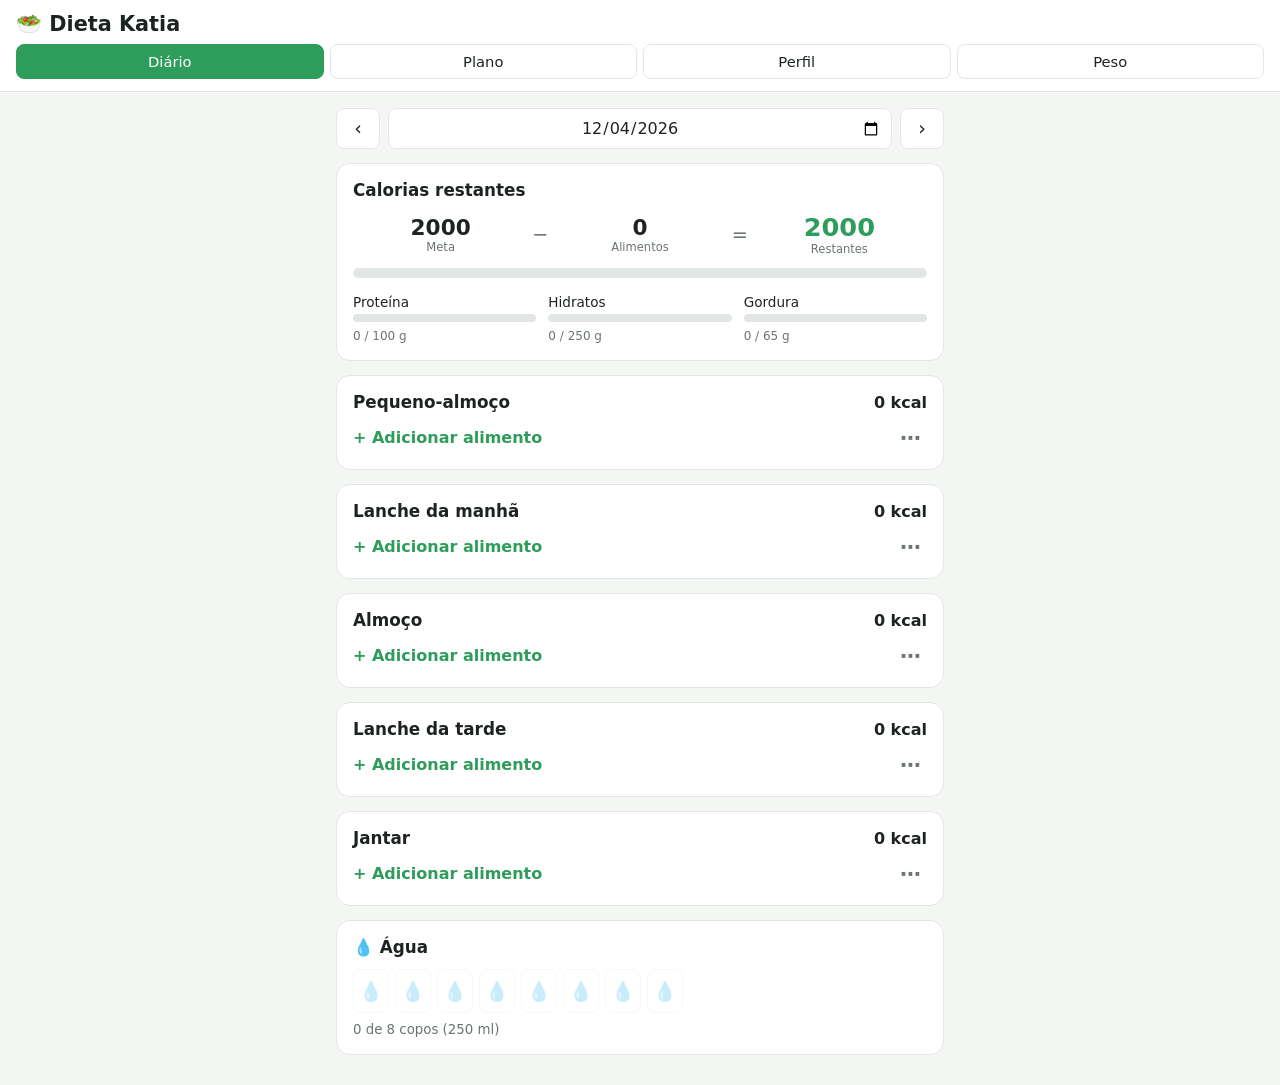
<file: index.html>
<!doctype html>
<html lang="pt">
<head>
  <meta charset="utf-8">
  <meta name="viewport" content="width=device-width, initial-scale=1">
  <title>Dieta Katia</title>
  <meta name="theme-color" content="#2e9d5b">
  <link rel="manifest" href="manifest.webmanifest">
  <link rel="icon" href="icons/icon-192.png">
  <link rel="apple-touch-icon" href="icons/apple-touch-icon.png">
  <link rel="stylesheet" href="style.css">
</head>
<body>
  <header>
    <h1>🥗 Dieta Katia</h1>
    <nav>
      <button class="tab active" data-tab="diario">Diário</button>
      <button class="tab" data-tab="plano">Plano</button>
      <button class="tab" data-tab="perfil">Perfil</button>
      <button class="tab" data-tab="peso">Peso</button>
    </nav>
  </header>

  <main>
    <!-- DIÁRIO -->
    <section id="diario" class="panel active">
      <div class="day-nav">
        <button id="prevDay" aria-label="Dia anterior">‹</button>
        <input type="date" id="dayPicker">
        <button id="nextDay" aria-label="Dia seguinte">›</button>
      </div>

      <div class="card summary">
        <h2>Calorias restantes</h2>
        <div class="equation">
          <div><strong id="eqMeta">0</strong><span>Meta</span></div>
          <div class="op">−</div>
          <div><strong id="eqFood">0</strong><span>Alimentos</span></div>
          <div class="op">=</div>
          <div class="result"><strong id="eqLeft">0</strong><span id="eqLeftLabel">Restantes</span></div>
        </div>
        <div class="bar big"><i id="barKcal"></i></div>
        <div class="macros">
          <div class="macro"><span>Proteína</span><div class="bar"><i id="barP"></i></div><small id="txtP"></small></div>
          <div class="macro"><span>Hidratos</span><div class="bar"><i id="barC"></i></div><small id="txtC"></small></div>
          <div class="macro"><span>Gordura</span><div class="bar"><i id="barG"></i></div><small id="txtG"></small></div>
        </div>
      </div>

      <div id="meals"></div>

      <div class="card">
        <h2>💧 Água</h2>
        <div id="water" class="water"></div>
        <small id="waterTxt" class="muted"></small>
      </div>
    </section>

    <!-- PLANO ALIMENTAR -->
    <section id="plano" class="panel">
      <div class="day-nav">
        <button id="prevWeek" aria-label="Semana anterior">‹</button>
        <div class="week-label" id="weekLabel"></div>
        <button id="nextWeek" aria-label="Semana seguinte">›</button>
      </div>
      <div id="planoBody"></div>
    </section>

    <!-- PERFIL -->
    <section id="perfil" class="panel">
      <div class="card" id="goalCard">
        <h2>A minha meta</h2>
        <div class="goal-stats">
          <div class="target"><strong id="gInicial">–</strong><span>Peso inicial</span></div>
          <div class="target"><strong id="gAtual">–</strong><span>Peso atual</span></div>
          <div class="target"><strong id="gMeta">–</strong><span>Peso meta</span></div>
        </div>
        <div class="goal-left" id="gFaltam"></div>
        <div class="bar big"><i id="gBar"></i></div>
        <small class="muted" id="gProgress"></small>
        <form id="goalForm" class="grid-form goal-form">
          <label>Peso inicial (kg) <input type="number" id="pesoInicial" name="pesoInicial" min="30" max="300" step="0.1"></label>
          <label>Peso meta (kg) <input type="number" id="pesoMeta" name="pesoMeta" min="30" max="300" step="0.1"></label>
          <button type="submit">Guardar meta</button>
        </form>
      </div>

      <div class="card">
        <h2>O teu perfil</h2>
        <form id="profileForm" class="grid-form">
          <label>Sexo
            <select name="sexo"><option value="f">Feminino</option><option value="m">Masculino</option></select>
          </label>
          <label>Idade <input type="number" name="idade" min="10" max="100" required></label>
          <label>Altura (cm) <input type="number" name="altura" min="100" max="250" required></label>
          <label>Peso atual (kg) <input type="number" name="peso" min="30" max="300" step="0.1" required></label>
          <label>Atividade
            <select name="atividade">
              <option value="1.2">Sedentário</option>
              <option value="1.375">Ligeira (1-3x/semana)</option>
              <option value="1.55">Moderada (3-5x/semana)</option>
              <option value="1.725">Intensa (6-7x/semana)</option>
            </select>
          </label>
          <label>Objetivo
            <select name="objetivo">
              <option value="-500">Perder peso (-500 kcal)</option>
              <option value="-250">Perder devagar (-250 kcal)</option>
              <option value="0">Manter</option>
              <option value="300">Ganhar massa (+300 kcal)</option>
            </select>
          </label>
          <label class="full">Meta de calorias
            <select name="modoKcal" id="modoKcal">
              <option value="auto">Automática (calculada pelo perfil)</option>
              <option value="manual">Definir manualmente</option>
            </select>
          </label>
          <label class="full" id="kcalManualWrap" hidden>Calorias por dia (kcal)
            <input type="number" name="kcalManual" id="kcalManual" min="800" max="6000" step="10">
          </label>
          <button type="submit">Guardar</button>
        </form>
      </div>
      <div class="card" id="targets"></div>
      <div class="card">
        <h2>Partilhar resumo</h2>
        <p class="muted small">Cria um resumo dos últimos 7 dias (peso, calorias, macros, água e o que comeste) para enviares ao teu personal trainer.</p>
        <button id="shareBtn" class="primary block">Partilhar resumo da semana</button>
        <textarea id="shareText" class="share-text" rows="8" readonly hidden></textarea>
      </div>
      <div class="card">
        <h2>Versão da app</h2>
        <p class="muted small">Versão instalada: <strong id="appVersao"></strong>. Se não vires as últimas alterações, toca em "Atualizar app". Os teus registos não são apagados.</p>
        <button id="updateBtn" class="primary block">Atualizar app</button>
      </div>
      <div class="card">
        <h2>Dados</h2>
        <button id="resetBtn" class="danger">Apagar todos os dados</button>
      </div>
    </section>

    <!-- PESO -->
    <section id="peso" class="panel">
      <div class="card">
        <h2>Registar peso</h2>
        <form id="weightForm" class="add-form">
          <input type="date" id="wDate" required>
          <input type="number" id="wVal" placeholder="kg" step="0.1" min="30" max="300" required>
          <button type="submit">Registar</button>
        </form>
      </div>
      <div class="card">
        <h2>Evolução</h2>
        <svg id="chart" viewBox="0 0 320 160" class="chart"></svg>
        <ul id="weightList" class="list"></ul>
      </div>
    </section>
  </main>

  <!-- Ecrã de adicionar / editar alimento -->
  <div id="sheet" class="sheet" hidden>
    <div class="sheet-head">
      <button id="sheetBack" class="icon-btn" aria-label="Voltar">‹</button>
      <h2 id="sheetTitle"></h2>
      <button id="sheetClose" class="icon-btn" aria-label="Fechar">✕</button>
    </div>
    <div id="sheetBody" class="sheet-body"></div>
  </div>

  <script src="foods.js"></script>
  <script src="plano.js"></script>
  <script src="app.js"></script>
</body>
</html>
</file>
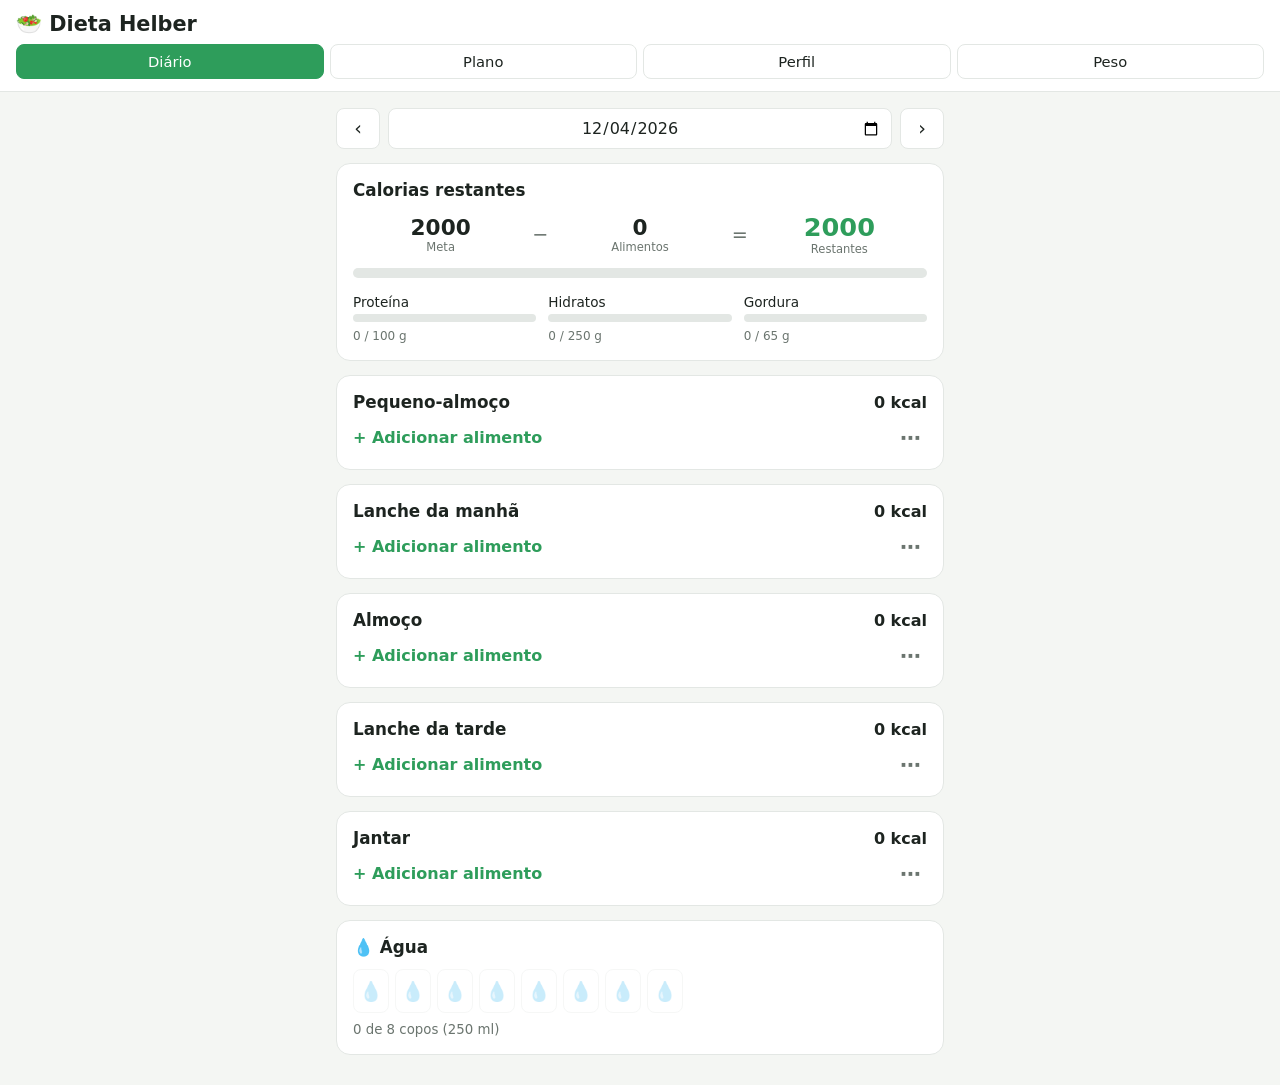
<file: helber/index.html>
<!doctype html>
<html lang="pt">
<head>
  <meta charset="utf-8">
  <meta name="viewport" content="width=device-width, initial-scale=1">
  <title>Dieta Helber</title>
  <meta name="theme-color" content="#2f6fb0">
  <link rel="manifest" href="manifest.webmanifest">
  <link rel="icon" href="icons/icon-192.png">
  <link rel="apple-touch-icon" href="icons/apple-touch-icon.png">
  <link rel="stylesheet" href="style.css">
</head>
<body>
  <header>
    <h1>🥗 Dieta Helber</h1>
    <nav>
      <button class="tab active" data-tab="diario">Diário</button>
      <button class="tab" data-tab="plano">Plano</button>
      <button class="tab" data-tab="perfil">Perfil</button>
      <button class="tab" data-tab="peso">Peso</button>
    </nav>
  </header>

  <main>
    <!-- DIÁRIO -->
    <section id="diario" class="panel active">
      <div class="day-nav">
        <button id="prevDay" aria-label="Dia anterior">‹</button>
        <input type="date" id="dayPicker">
        <button id="nextDay" aria-label="Dia seguinte">›</button>
      </div>

      <div class="card summary">
        <h2>Calorias restantes</h2>
        <div class="equation">
          <div><strong id="eqMeta">0</strong><span>Meta</span></div>
          <div class="op">−</div>
          <div><strong id="eqFood">0</strong><span>Alimentos</span></div>
          <div class="op">=</div>
          <div class="result"><strong id="eqLeft">0</strong><span id="eqLeftLabel">Restantes</span></div>
        </div>
        <div class="bar big"><i id="barKcal"></i></div>
        <div class="macros">
          <div class="macro"><span>Proteína</span><div class="bar"><i id="barP"></i></div><small id="txtP"></small></div>
          <div class="macro"><span>Hidratos</span><div class="bar"><i id="barC"></i></div><small id="txtC"></small></div>
          <div class="macro"><span>Gordura</span><div class="bar"><i id="barG"></i></div><small id="txtG"></small></div>
        </div>
      </div>

      <div id="meals"></div>

      <div class="card">
        <h2>💧 Água</h2>
        <div id="water" class="water"></div>
        <small id="waterTxt" class="muted"></small>
      </div>
    </section>

    <!-- PLANO ALIMENTAR -->
    <section id="plano" class="panel">
      <div class="day-nav">
        <button id="prevWeek" aria-label="Semana anterior">‹</button>
        <div class="week-label" id="weekLabel"></div>
        <button id="nextWeek" aria-label="Semana seguinte">›</button>
      </div>
      <div id="planoBody"></div>
    </section>

    <!-- PERFIL -->
    <section id="perfil" class="panel">
      <div class="card" id="goalCard">
        <h2>A minha meta</h2>
        <div class="goal-stats">
          <div class="target"><strong id="gInicial">–</strong><span>Peso inicial</span></div>
          <div class="target"><strong id="gAtual">–</strong><span>Peso atual</span></div>
          <div class="target"><strong id="gMeta">–</strong><span>Peso meta</span></div>
        </div>
        <div class="goal-left" id="gFaltam"></div>
        <div class="bar big"><i id="gBar"></i></div>
        <small class="muted" id="gProgress"></small>
        <form id="goalForm" class="grid-form goal-form">
          <label>Peso inicial (kg) <input type="number" id="pesoInicial" name="pesoInicial" min="30" max="300" step="0.1"></label>
          <label>Peso meta (kg) <input type="number" id="pesoMeta" name="pesoMeta" min="30" max="300" step="0.1"></label>
          <button type="submit">Guardar meta</button>
        </form>
      </div>

      <div class="card">
        <h2>O teu perfil</h2>
        <form id="profileForm" class="grid-form">
          <label>Sexo
            <select name="sexo"><option value="f">Feminino</option><option value="m">Masculino</option></select>
          </label>
          <label>Idade <input type="number" name="idade" min="10" max="100" required></label>
          <label>Altura (cm) <input type="number" name="altura" min="100" max="250" required></label>
          <label>Peso atual (kg) <input type="number" name="peso" min="30" max="300" step="0.1" required></label>
          <label>Atividade
            <select name="atividade">
              <option value="1.2">Sedentário</option>
              <option value="1.375">Ligeira (1-3x/semana)</option>
              <option value="1.55">Moderada (3-5x/semana)</option>
              <option value="1.725">Intensa (6-7x/semana)</option>
            </select>
          </label>
          <label>Objetivo
            <select name="objetivo">
              <option value="-500">Perder peso (-500 kcal)</option>
              <option value="-250">Perder devagar (-250 kcal)</option>
              <option value="0">Manter</option>
              <option value="300">Ganhar massa (+300 kcal)</option>
            </select>
          </label>
          <label class="full">Meta de calorias
            <select name="modoKcal" id="modoKcal">
              <option value="auto">Automática (calculada pelo perfil)</option>
              <option value="manual">Definir manualmente</option>
            </select>
          </label>
          <label class="full" id="kcalManualWrap" hidden>Calorias por dia (kcal)
            <input type="number" name="kcalManual" id="kcalManual" min="800" max="6000" step="10">
          </label>
          <button type="submit">Guardar</button>
        </form>
      </div>
      <div class="card" id="targets"></div>
      <div class="card">
        <h2>Partilhar resumo</h2>
        <p class="muted small">Cria um resumo dos últimos 7 dias (peso, calorias, macros, água e o que comeste) para enviares ao teu personal trainer.</p>
        <button id="shareBtn" class="primary block">Partilhar resumo da semana</button>
        <textarea id="shareText" class="share-text" rows="8" readonly hidden></textarea>
      </div>
      <div class="card">
        <h2>Dados</h2>
        <button id="resetBtn" class="danger">Apagar todos os dados</button>
      </div>
    </section>

    <!-- PESO -->
    <section id="peso" class="panel">
      <div class="card">
        <h2>Registar peso</h2>
        <form id="weightForm" class="add-form">
          <input type="date" id="wDate" required>
          <input type="number" id="wVal" placeholder="kg" step="0.1" min="30" max="300" required>
          <button type="submit">Registar</button>
        </form>
      </div>
      <div class="card">
        <h2>Evolução</h2>
        <svg id="chart" viewBox="0 0 320 160" class="chart"></svg>
        <ul id="weightList" class="list"></ul>
      </div>
    </section>
  </main>

  <!-- Ecrã de adicionar / editar alimento -->
  <div id="sheet" class="sheet" hidden>
    <div class="sheet-head">
      <button id="sheetBack" class="icon-btn" aria-label="Voltar">‹</button>
      <h2 id="sheetTitle"></h2>
      <button id="sheetClose" class="icon-btn" aria-label="Fechar">✕</button>
    </div>
    <div id="sheetBody" class="sheet-body"></div>
  </div>

  <script src="foods.js"></script>
  <script src="plano.js"></script>
  <script src="app.js"></script>
</body>
</html>
</file>
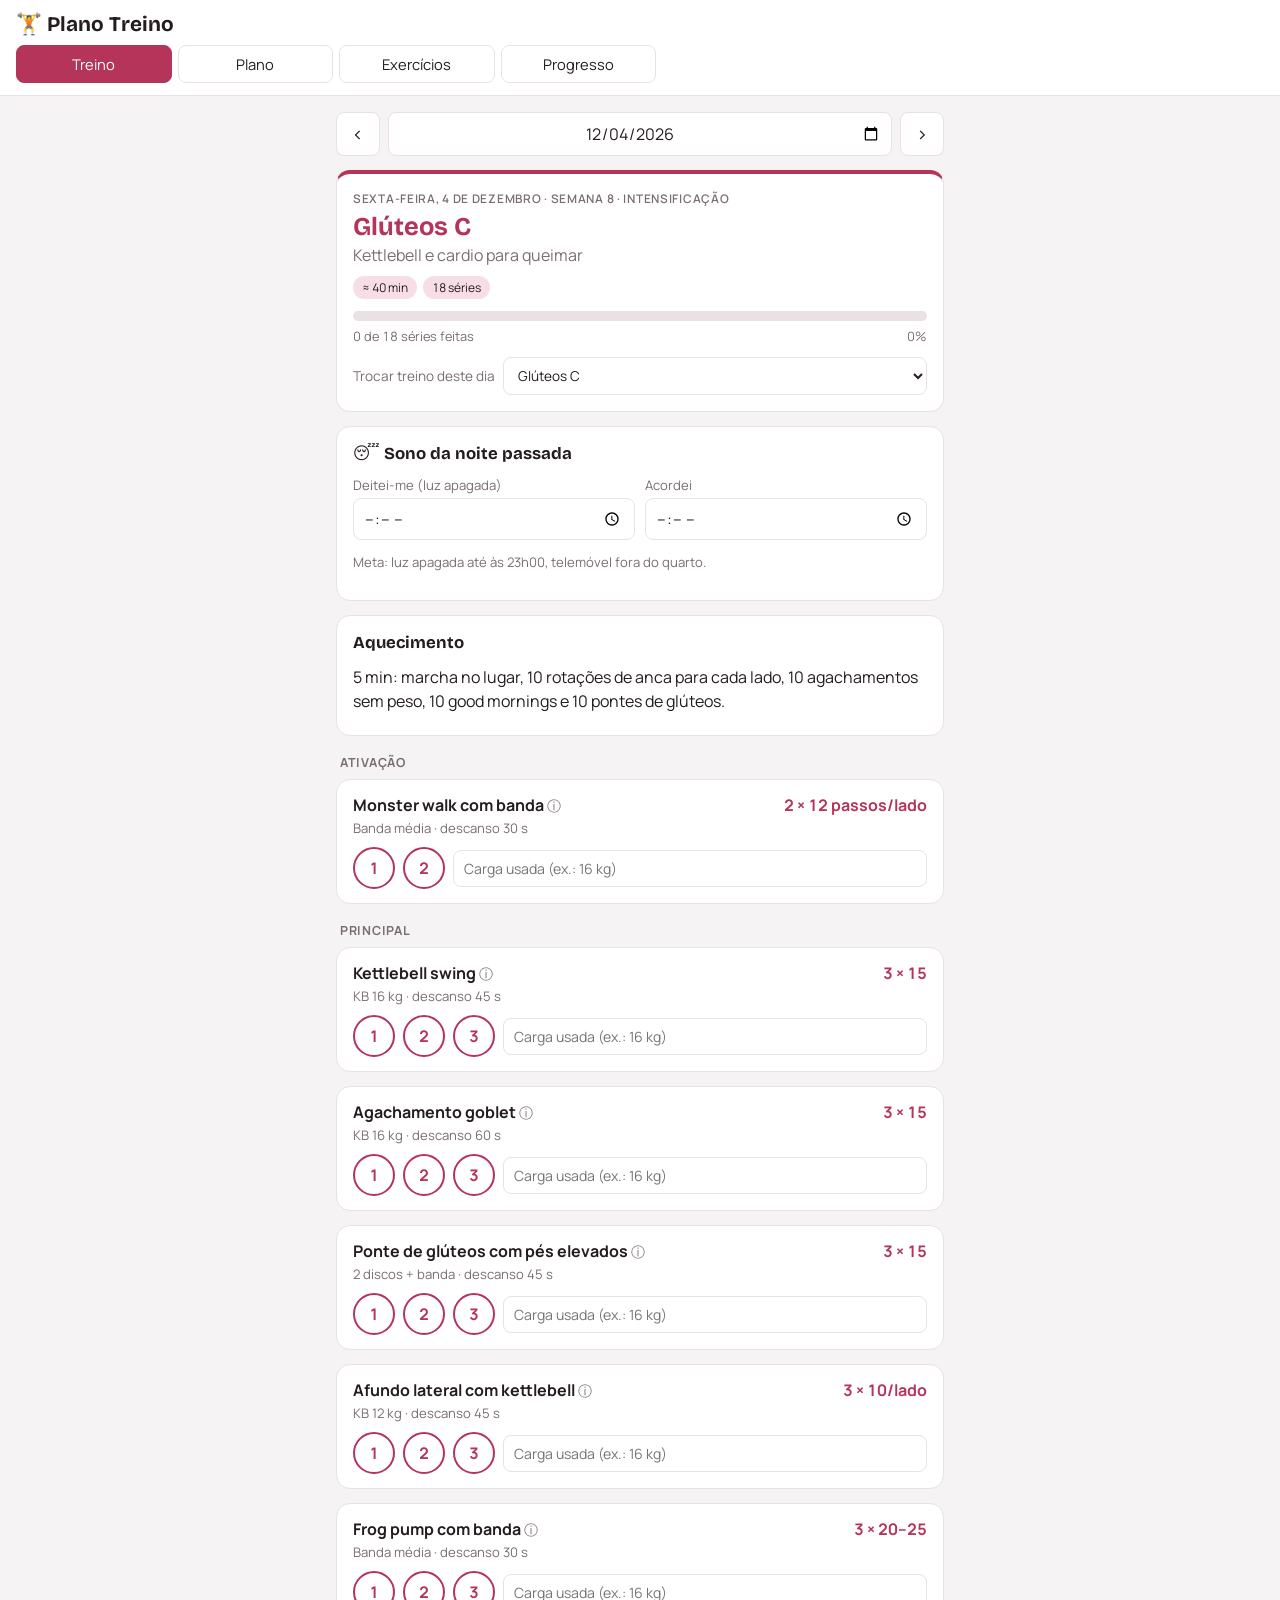
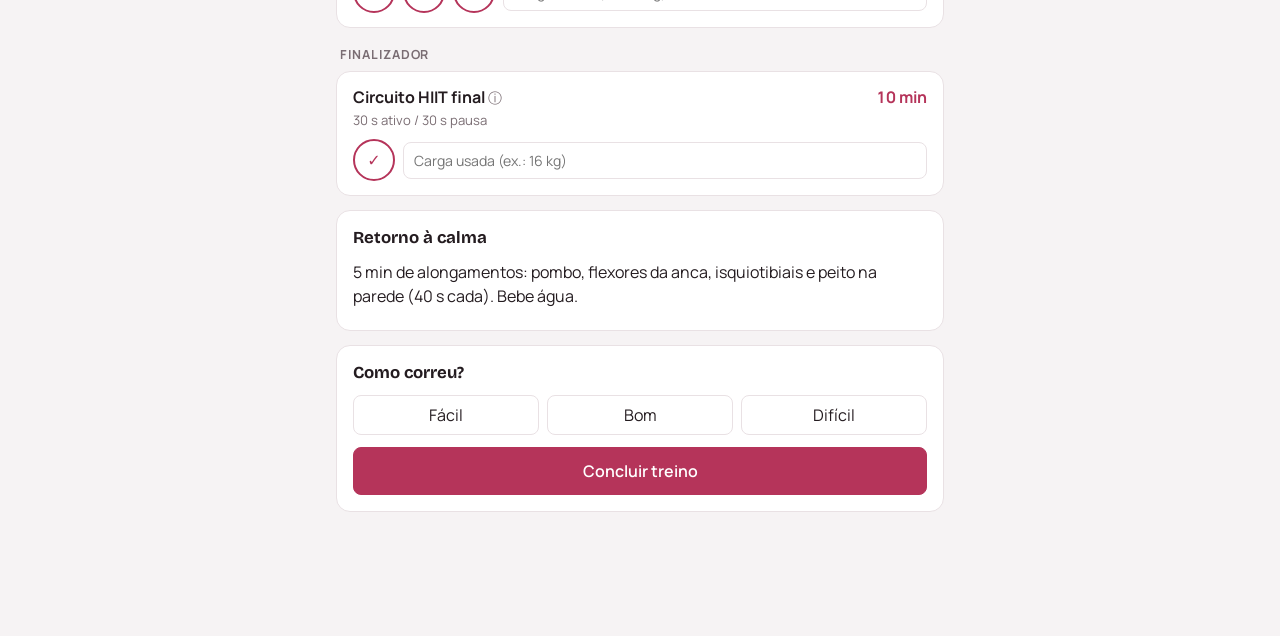
<file: treino/index.html>
<!doctype html>
<html lang="pt">
<head>
<meta charset="utf-8">
<meta name="viewport" content="width=device-width,initial-scale=1,viewport-fit=cover">
<meta name="theme-color" content="#b5345a">
<link rel="manifest" href="manifest.webmanifest">
<link rel="icon" href="icons/icon-192.png">
<link rel="apple-touch-icon" href="icons/apple-touch-icon.png">
<meta name="apple-mobile-web-app-capable" content="yes">
<style>:root{padding-top:env(safe-area-inset-top,0px);padding-bottom:env(safe-area-inset-bottom,0px)}body{margin:0}img{max-width:100%}</style>
</head>
<body>
<title>Plano Treino</title>
<link rel="preconnect" href="https://fonts.googleapis.com">
<link rel="preconnect" href="https://fonts.gstatic.com" crossorigin>
<link rel="stylesheet" href="https://fonts.googleapis.com/css2?family=Bricolage+Grotesque:opsz,wght@12..96,600;12..96,700&family=Manrope:wght@400;500;600;700&display=swap">
<style>
/* Layout: app de uma coluna (como a Dieta) com separadores no topo; cor por tipo de treino (glúteos / tronco / descanso) */
:root {
  --bg: #f6f3f4;
  --card: #ffffff;
  --text: #241c20;
  --muted: #7a6d73;
  --border: #e9e1e4;
  --accent: #b5345a;
  --accent-soft: #f7dde5;
  --glute: #b5345a;
  --glute-soft: #f7dde5;
  --upper: #1f7a8c;
  --upper-soft: #d7eef2;
  --rest: #7f7479;
  --rest-soft: #eeeaec;
  --ok: #2e9d5b;
  --over: #d0584a;
  --on-accent: #ffffff;
  --font-display: "Bricolage Grotesque", "Segoe UI", system-ui, sans-serif;
  --font-body: "Manrope", system-ui, -apple-system, "Segoe UI", Roboto, sans-serif;
}
@media (prefers-color-scheme: dark) {
  :root:not([data-theme="light"]) {
    --bg: #151113; --card: #201a1d; --text: #efe7ea; --muted: #9d9096; --border: #33292e;
    --accent: #e06a8e; --accent-soft: #3d1f29;
    --glute: #e06a8e; --glute-soft: #3d1f29;
    --upper: #4fb3c6; --upper-soft: #173339;
    --rest: #9d9096; --rest-soft: #2a2326;
    --ok: #48c07a; --over: #e0705f; --on-accent: #1a0d12;
    color-scheme: dark;
  }
}
:root[data-theme="dark"] {
    --bg: #151113; --card: #201a1d; --text: #efe7ea; --muted: #9d9096; --border: #33292e;
    --accent: #e06a8e; --accent-soft: #3d1f29;
    --glute: #e06a8e; --glute-soft: #3d1f29;
    --upper: #4fb3c6; --upper-soft: #173339;
    --rest: #9d9096; --rest-soft: #2a2326;
    --ok: #48c07a; --over: #e0705f; --on-accent: #1a0d12;
    color-scheme: dark;
}
[hidden] { display: none !important; }
* { box-sizing: border-box; }
body { margin: 0; font-family: var(--font-body); background: var(--bg); color: var(--text); }
.t-gluteo { --tone: var(--glute); --tone-soft: var(--glute-soft); }
.t-tronco { --tone: var(--upper); --tone-soft: var(--upper-soft); }
.t-ativo, .t-descanso { --tone: var(--rest); --tone-soft: var(--rest-soft); }

header {
  background: var(--card); border-bottom: 1px solid var(--border);
  padding: 12px 16px; position: sticky; top: env(safe-area-inset-top, 0px); z-index: 3;
}
h1 { margin: 0 0 8px; font-size: 1.3rem; }
h2 { margin: 0 0 12px; font-size: 1.05rem; text-wrap: balance; }
h1, h2, .big-title, .stat strong { font-family: var(--font-display); }
nav { display: flex; gap: 6px; max-width: 640px; }
.tab { flex: 1; padding: 8px 4px; border: 1px solid var(--border); border-radius: 8px; background: transparent; color: var(--text); cursor: pointer; font: inherit; font-size: .92rem; }
.tab.active { background: var(--accent); border-color: var(--accent); color: var(--on-accent); }
main { max-width: 640px; margin: 0 auto; padding: 16px 16px 110px; }
.panel { display: none; }
.panel.active { display: block; }
.card { background: var(--card); border: 1px solid var(--border); border-radius: 14px; padding: 16px; margin-bottom: 14px; }
button, input, select { font: inherit; padding: 8px 10px; border-radius: 8px; border: 1px solid var(--border); background: var(--card); color: var(--text); }
button { cursor: pointer; }
.primary { background: var(--accent); color: var(--on-accent); border-color: var(--accent); }
.danger { background: var(--over); color: var(--on-accent); border-color: var(--over); }
button.block { width: 100%; padding: 12px; font-size: 1rem; font-weight: 600; }
button:focus-visible, input:focus-visible, select:focus-visible { outline: 2px solid var(--accent); outline-offset: 2px; }
.muted { color: var(--muted); }
.small { font-size: .82rem; }
.status { font-size: .72rem; color: var(--muted); font-weight: normal; margin-left: 6px; font-family: var(--font-body); }

.day-nav { display: flex; gap: 8px; margin-bottom: 14px; }
.day-nav input { flex: 1; text-align: center; min-width: 0; }
.day-nav button { width: 44px; font-size: 1.2rem; }

/* Cabeçalho do treino do dia */
.hero { border-top: 4px solid var(--tone); }
.eyebrow { font-size: .74rem; text-transform: uppercase; letter-spacing: .06em; color: var(--muted); font-weight: 600; }
.big-title { font-size: 1.6rem; font-weight: 700; margin: 4px 0 2px; color: var(--tone); }
.hero-meta { display: flex; flex-wrap: wrap; gap: 6px; margin: 10px 0 12px; }
.pill { font-size: .75rem; padding: 3px 9px; border-radius: 999px; background: var(--tone-soft, var(--accent-soft)); color: var(--text); font-variant-numeric: tabular-nums; }
.bar { height: 10px; background: var(--border); border-radius: 5px; overflow: hidden; }
.bar i { display: block; height: 100%; width: 0; background: var(--tone, var(--accent)); transition: width .4s; }
.bar-txt { display: flex; justify-content: space-between; font-size: .8rem; color: var(--muted); margin-top: 6px; font-variant-numeric: tabular-nums; }
.swap { display: flex; gap: 8px; align-items: center; margin-top: 12px; font-size: .85rem; color: var(--muted); }
.swap select { flex: 1; min-width: 0; }
.swapped { margin-top: 12px; padding: 10px 12px; border-radius: 10px; background: var(--tone-soft); font-size: .88rem; display: flex; flex-direction: column; gap: 8px; }
.swapped button { align-self: flex-start; }

.block-title { font-size: .78rem; font-weight: 700; color: var(--muted); text-transform: uppercase; letter-spacing: .06em; margin: 18px 4px 8px; }
.ex { padding: 14px 16px; }
.ex.done { border-color: var(--tone); }
.ex-head { display: flex; justify-content: space-between; gap: 10px; align-items: flex-start; }
.ex-name { font-weight: 700; background: none; border: none; padding: 0; text-align: left; color: var(--text); font-size: 1rem; }
.ex-name::after { content: " ⓘ"; color: var(--muted); font-weight: 400; font-size: .85rem; }
.ex-presc { font-variant-numeric: tabular-nums; font-weight: 700; color: var(--tone); white-space: nowrap; }
.ex-sub { font-size: .82rem; color: var(--muted); margin: 3px 0 10px; }
.sets { display: flex; flex-wrap: wrap; gap: 8px; align-items: center; }
.set { width: 42px; height: 42px; border-radius: 50%; padding: 0; font-weight: 700; font-variant-numeric: tabular-nums; border: 2px solid var(--tone); background: transparent; color: var(--tone); }
.set.on { background: var(--tone); color: var(--on-accent); }
.load { flex: 1 1 140px; min-width: 0; font-size: .88rem; }
.last { font-size: .75rem; color: var(--muted); margin-top: 6px; }


.text-card p { margin: 0 0 6px; line-height: 1.5; }
.text-card ul { margin: 0; padding-left: 18px; line-height: 1.6; }
.effort { display: flex; gap: 8px; margin: 10px 0 12px; }
.effort button { flex: 1; }
.effort button.on { background: var(--tone-soft); border-color: var(--tone); font-weight: 600; }
.done-badge { text-align: center; color: var(--ok); font-weight: 700; margin-bottom: 10px; }

/* Temporizador de descanso */
#timer { position: fixed; left: 0; right: 0; bottom: 0; z-index: 5; background: var(--text); color: var(--bg); padding: 12px 16px; padding-bottom: calc(12px + env(safe-area-inset-bottom, 0px)); display: flex; align-items: center; gap: 12px; justify-content: center; }
#timer strong { font-size: 1.6rem; font-variant-numeric: tabular-nums; font-family: var(--font-display); min-width: 64px; text-align: center; }
#timer button { background: transparent; color: var(--bg); border-color: var(--muted); }
#timer .lbl { font-size: .8rem; opacity: .8; }

/* Plano */
.phases { display: grid; gap: 8px; }
.phase { display: grid; grid-template-columns: 74px 1fr; gap: 10px; padding: 10px; border-radius: 10px; background: var(--bg); }
.phase.cur { outline: 2px solid var(--accent); }
.phase b { font-size: .8rem; color: var(--muted); font-variant-numeric: tabular-nums; }
.phase p { margin: 2px 0 0; font-size: .85rem; color: var(--muted); }
.week { list-style: none; margin: 0; padding: 0; }
.week li { display: flex; gap: 12px; align-items: center; padding: 10px 0; border-top: 1px solid var(--border); cursor: pointer; }
.week li:first-child { border-top: none; }
.week .dot { width: 10px; height: 10px; border-radius: 50%; background: var(--tone); flex: none; }
.week .d { width: 64px; font-size: .85rem; color: var(--muted); flex: none; }
.week .w { flex: 1; min-width: 0; }
.week .w div:first-child { font-weight: 600; }
.week .w div + div { font-size: .8rem; color: var(--muted); }
.week .ok { color: var(--ok); font-weight: 700; }
.week li.today .d { color: var(--text); font-weight: 700; }

/* Exercícios */
.chips { display: flex; flex-wrap: wrap; gap: 6px; margin: 10px 0 4px; }
.chip { border-radius: 999px; padding: 6px 12px; font-size: .82rem; background: var(--bg); }
.chip.on { background: var(--accent); color: var(--on-accent); border-color: var(--accent); }
.list { list-style: none; margin: 0; padding: 0; }
.list li { display: flex; justify-content: space-between; align-items: center; gap: 8px; padding: 10px 0; border-top: 1px solid var(--border); }
.list li:first-child { border-top: none; }
.list li.tap { cursor: pointer; }
.list .name { font-weight: 600; }
.list .meta { color: var(--muted); font-size: .8rem; }
.list .num { font-variant-numeric: tabular-nums; white-space: nowrap; }
.empty { color: var(--muted); text-align: center; padding: 16px 0; font-size: .9rem; }
#q { width: 100%; font-size: 1rem; padding: 12px; }

/* Ecrã de detalhe */
.sheet { position: fixed; inset: 0; background: var(--bg); z-index: 10; display: flex; flex-direction: column; }
.sheet-head { display: flex; align-items: center; gap: 8px; padding: 12px; padding-top: calc(12px + env(safe-area-inset-top, 0px)); background: var(--card); border-bottom: 1px solid var(--border); }
.sheet-head h2 { flex: 1; margin: 0; text-align: center; }
.icon-btn { width: 40px; height: 40px; border: none; background: transparent; font-size: 1.3rem; padding: 0; color: var(--text); }
.sheet-body { flex: 1; overflow-y: auto; padding: 16px; max-width: 640px; width: 100%; margin: 0 auto; }
.kv { display: grid; grid-template-columns: 110px 1fr; gap: 6px 10px; font-size: .9rem; }
.kv dt { color: var(--muted); }
.kv dd { margin: 0; }
ol.steps { padding-left: 20px; line-height: 1.6; margin: 0; }
body.noscroll { overflow: hidden; }

/* Progresso */
.stats { display: grid; grid-template-columns: repeat(3, 1fr); gap: 8px; }
.stat { background: var(--bg); border-radius: 10px; padding: 10px 6px; text-align: center; }
.stat strong { display: block; font-size: 1.4rem; font-variant-numeric: tabular-nums; }
.stat span { font-size: .72rem; color: var(--muted); }
.chart { width: 100%; height: auto; display: block; margin-top: 12px; }
.chart text { fill: var(--muted); font-size: 9px; font-family: var(--font-body); }
.chart .grid { stroke: var(--border); }
.chart .goal { stroke: var(--ok); stroke-dasharray: 4 3; }
.chart .goal-txt { fill: var(--ok); }
.chart .b { fill: var(--accent); }
.chart .b.cur { fill: var(--accent-soft); stroke: var(--accent); }
.grid-form { display: grid; grid-template-columns: 1fr 1fr; gap: 10px; }
.grid-form label { display: flex; flex-direction: column; gap: 4px; font-size: .82rem; color: var(--muted); }
.grid-form input { min-width: 0; color: var(--text); }
.grid-form .full { grid-column: 1 / -1; }
.diff-down { color: var(--ok); }
.diff-up { color: var(--over); }

/* Sono */
.sleep-row { display: grid; grid-template-columns: 1fr 1fr; gap: 10px; }
.sleep-row label { display: flex; flex-direction: column; gap: 4px; font-size: .82rem; color: var(--muted); }
.sleep-row input { min-width: 0; color: var(--text); font-size: 1rem; }
.sleep-sum { margin-top: 10px; font-size: .9rem; font-variant-numeric: tabular-nums; }
.ok-txt { color: var(--ok); font-weight: 600; }
.late-txt { color: var(--over); font-weight: 600; }

#toast { position: fixed; left: 50%; bottom: calc(90px + env(safe-area-inset-bottom, 0px)); transform: translate(-50%, 20px); background: var(--text); color: var(--bg); padding: 10px 16px; border-radius: 999px; font-size: .9rem; opacity: 0; pointer-events: none; transition: .25s; z-index: 20; max-width: calc(100% - 32px); text-align: center; }
#toast.show { opacity: 1; transform: translate(-50%, 0); }
@media (prefers-reduced-motion: reduce) { * { transition: none !important; } }
</style>

<header>
  <h1>🏋️ Plano Treino <span id="syncStatus" class="status"></span></h1>
  <nav>
    <button class="tab active" data-tab="hoje">Treino</button>
    <button class="tab" data-tab="plano">Plano</button>
    <button class="tab" data-tab="exercicios">Exercícios</button>
    <button class="tab" data-tab="progresso">Progresso</button>
  </nav>
</header>

<main>
  <section id="hoje" class="panel active">
    <div class="day-nav">
      <button id="prevDay" aria-label="Dia anterior">‹</button>
      <input type="date" id="dayPicker">
      <button id="nextDay" aria-label="Dia seguinte">›</button>
    </div>
    <div id="hojeBody"></div>
  </section>

  <section id="plano" class="panel"><div id="planoBody"></div></section>

  <section id="exercicios" class="panel">
    <div class="card">
      <input type="search" id="q" placeholder="Pesquisar exercício…" autocomplete="off">
      <div class="chips" id="grupoChips"></div>
    </div>
    <div class="card"><ul class="list" id="exList"></ul></div>
  </section>

  <section id="progresso" class="panel">
    <div class="card">
      <h2>Resumo para o PT</h2>
      <p class="small muted" style="margin:0 0 10px">Treinos, cargas, sono e medidas dos últimos 7 dias, prontos a enviar.</p>
      <button class="primary block" id="shareBtn">Enviar resumo ao PT</button>
      <p class="small muted" id="shareInfo" style="margin:8px 0 0"></p>
      <textarea id="shareTxt" readonly hidden rows="10" style="width:100%;margin-top:10px;font:inherit;font-size:.85rem;padding:10px;border-radius:8px;border:1px solid var(--border);background:var(--bg);color:var(--text)"></textarea>
    </div>
    <div class="card" id="dietaCard" hidden>
      <h2>Peso <span class="status">da app Dieta</span></h2>
      <div class="stats">
        <div class="stat"><strong id="dInicial">–</strong><span>Inicial</span></div>
        <div class="stat"><strong id="dAtual">–</strong><span>Atual</span></div>
        <div class="stat"><strong id="dMeta">–</strong><span>Meta</span></div>
      </div>
      <div class="bar" style="margin-top:12px"><i id="dBar"></i></div>
      <div class="bar-txt"><span id="dTxt"></span><span id="dData"></span></div>
      <p class="small muted">Só leitura: para mudar o peso ou a meta, usa a app Dieta.</p>
    </div>
    <div class="card">
      <h2>Resumo</h2>
      <div class="stats">
        <div class="stat"><strong id="sSemana">0/5</strong><span>Esta semana</span></div>
        <div class="stat"><strong id="sTotal">0</strong><span>Treinos feitos</span></div>
        <div class="stat"><strong id="sProg">1</strong><span>Semana do plano</span></div>
      </div>
      <svg id="weekChart" class="chart" viewBox="0 0 320 150" role="img" aria-label="Treinos concluídos por semana"></svg>
    </div>
    <div class="card">
      <h2>😴 Sono <span class="status">últimos 7 dias</span></h2>
      <div class="stats">
        <div class="stat"><strong id="slMedia">–</strong><span>Média por noite</span></div>
        <div class="stat"><strong id="slCedo">–</strong><span>Deitada até às 23h</span></div>
        <div class="stat"><strong>23h00</strong><span>Meta: luz apagada</span></div>
      </div>
      <ul class="list" id="sonoList" style="margin-top:8px"></ul>
      <p class="small muted">Regista o sono todas as manhãs no separador Treino.</p>
    </div>
    <div class="card">
      <h2>Medidas</h2>
      <form id="medForm" class="grid-form">
        <label class="full">Data <input type="date" id="mData" required></label>
        <label>Peso (kg) <input type="number" id="mPeso" step="0.1" min="30" max="300"></label>
        <label>Cintura (cm) <input type="number" id="mCintura" step="0.5" min="40" max="200"></label>
        <label>Anca (cm) <input type="number" id="mAnca" step="0.5" min="40" max="200"></label>
        <label>Coxa (cm) <input type="number" id="mCoxa" step="0.5" min="20" max="120"></label>
        <button type="submit" class="primary full">Guardar medidas</button>
      </form>
      <p class="small muted">Mede de 2 em 2 semanas, de manhã e em jejum. Na tonificação, os centímetros mostram mais do que a balança.</p>
      <ul class="list" id="medList"></ul>
    </div>
    <div class="card">
      <h2>Histórico</h2>
      <ul class="list" id="histList"></ul>
    </div>
    <div class="card">
      <h2>Definições</h2>
      <form id="setForm" class="grid-form">
        <label class="full">Início do plano (segunda-feira da semana 1) <input type="date" id="inicio" required></label>
        <button type="submit" class="full">Guardar</button>
      </form>
      <div style="display:flex;gap:8px;margin-top:14px">
        <button id="resetBtn" class="danger">Apagar todos os dados</button>
        <button id="resetCancel" hidden>Cancelar</button>
      </div>
      <p class="small muted" style="margin:12px 0 0">Versão da app: <span id="appVersao"></span></p>
    </div>
  </section>
</main>

<div id="timer" hidden>
  <div><div class="lbl">Descanso</div><strong id="tLeft">0:00</strong></div>
  <button id="tPlus">+15 s</button>
  <button id="tSkip">Saltar</button>
</div>

<div id="sheet" class="sheet" hidden>
  <div class="sheet-head">
    <span style="width:40px"></span>
    <h2 id="sheetTitle"></h2>
    <button id="sheetClose" class="icon-btn" aria-label="Fechar">✕</button>
  </div>
  <div id="sheetBody" class="sheet-body"></div>
</div>
<div id="toast" role="status"></div>

<script>
// ---------- Exercícios ----------
// Cada exercício: nome, grupo, músculos, material, passos de execução, versão mais fácil e mais difícil.
const GRUPOS = ["Glúteos e pernas", "Costas e bíceps", "Ombros, peito e tríceps", "Abdominais", "Cardio e mobilidade"];
const EX = {
  monster: { nome: "Monster walk com banda", grupo: 0, musc: "Glúteo médio", equip: "Banda de tecido",
    dicas: ["Banda acima dos joelhos (ou nos tornozelos para mais intensidade).", "Meio agachamento, peito alto, peso nos calcanhares.", "Dá passos laterais curtos sem deixar os joelhos caírem para dentro.", "Mantém a banda sempre esticada."],
    facil: "Banda acima dos joelhos, passos mais curtos", dificil: "Banda nos tornozelos e agachamento mais baixo" },
  clam: { nome: "Clamshell com banda", grupo: 0, musc: "Glúteo médio", equip: "Banda, tapete",
    dicas: ["Deitada de lado, joelhos fletidos a 45°, banda acima dos joelhos.", "Pés juntos; abre o joelho de cima sem rodar a anca para trás.", "Pausa 1 s em cima e desce devagar."],
    facil: "Sem banda", dificil: "Banda mais forte e pausa de 3 s" },
  abdLado: { nome: "Abdução de anca deitada de lado", grupo: 0, musc: "Glúteo médio e mínimo", equip: "Banda, tapete",
    dicas: ["Deitada de lado, perna de baixo fletida, banda nos tornozelos.", "Sobe a perna de cima esticada, com o pé ligeiramente virado para baixo.", "Não deixes a anca rodar para trás."],
    facil: "Sem banda", dificil: "Banda forte + halter 3 kg na coxa" },
  ponteBanda: { nome: "Ponte de glúteos com banda", grupo: 0, musc: "Glúteo máximo", equip: "Banda, tapete",
    dicas: ["Deitada de costas, pés à largura da anca, banda acima dos joelhos.", "Empurra pelos calcanhares e sobe até alinhar ombros, anca e joelhos.", "Aperta os glúteos 2 s em cima e afasta os joelhos contra a banda."],
    facil: "Sem banda", dificil: "Disco de 10 kg na anca" },
  fireHyd: { nome: "Fire hydrant com banda", grupo: 0, musc: "Glúteo médio", equip: "Banda, tapete",
    dicas: ["Em quatro apoios, banda acima dos joelhos.", "Abre a perna para o lado com o joelho fletido, sem inclinar o tronco.", "Desce devagar."],
    facil: "Sem banda", dificil: "Estica a perna no topo (fire hydrant com extensão)" },
  hipThrust: { nome: "Hip thrust com discos", grupo: 0, musc: "Glúteo máximo, isquiotibiais", equip: "Discos 10 kg, sofá ou cama",
    dicas: ["Parte superior das costas apoiada na beira do sofá, discos sobre a anca (usa uma toalha dobrada por baixo).", "Pés à largura da anca; em cima, as canelas ficam na vertical.", "Queixo ao peito e costelas para baixo; sobe empurrando pelos calcanhares.", "Aperta os glúteos 1–2 s em cima, sem arquear a lombar.", "Sentes nos quadríceps? Afasta os pés. Sentes nos isquiotibiais? Aproxima-os."],
    facil: "Ponte de glúteos no chão com 1 disco", dificil: "2 discos + banda nos joelhos, pausa de 3 s" },
  rdlKb: { nome: "Peso morto romeno com kettlebell", grupo: 0, musc: "Glúteos, isquiotibiais", equip: "Kettlebell 12/16 kg",
    dicas: ["Pés à largura da anca, kettlebell junto às coxas.", "Joelhos ligeiramente fletidos; leva a anca para trás como para fechar uma porta com o rabo.", "Costas direitas; desce até sentires os isquiotibiais a esticar (meio da canela).", "Sobe a empurrar a anca para a frente e a apertar os glúteos, sem inclinar o tronco para trás.", "Se só sentes os isquiotibiais, flete um pouco mais os joelhos e pensa em levar a anca para trás, não o tronco para baixo."],
    facil: "KB 12 kg ou halteres 5 kg", dificil: "KB 16 kg com 3 s a descer" },
  sumoKb: { nome: "Agachamento sumo com kettlebell", grupo: 0, musc: "Glúteos, adutores, quadríceps", equip: "Kettlebell 12/16 kg",
    dicas: ["Pés mais afastados que os ombros, pontas viradas para fora.", "Segura a kettlebell pela pega com os braços esticados.", "Desce com os joelhos na direção dos pés e o peito alto.", "Sobe a empurrar o chão e aperta os glúteos."],
    facil: "Sem peso", dificil: "Pausa de 2 s em baixo" },
  ponteUni: { nome: "Ponte de glúteos unilateral", grupo: 0, musc: "Glúteo máximo", equip: "Tapete",
    dicas: ["Deitada de costas, uma perna fletida e a outra esticada no ar.", "Sobe a anca empurrando pelo calcanhar de apoio.", "Mantém a anca nivelada, sem descair para um lado."],
    facil: "Ponte com as duas pernas", dificil: "Halter 5 kg na anca ou ombros no sofá" },
  pulseHT: { nome: "Pulsos de hip thrust com banda", grupo: 0, musc: "Glúteo máximo", equip: "Banda, disco 10 kg",
    dicas: ["Posição de hip thrust, banda acima dos joelhos.", "Fica em cima e faz pequenos movimentos de 5–10 cm sem descer.", "Joelhos sempre a empurrar a banda para fora."],
    facil: "Sem disco", dificil: "2 discos" },
  bulgaro: { nome: "Agachamento búlgaro", grupo: 0, musc: "Glúteos, quadríceps", equip: "Halteres 3/5 kg, cadeira",
    dicas: ["Pé de trás apoiado numa cadeira, pé da frente um passo largo à frente.", "Mais glúteo: pé da frente mais longe da cadeira e tronco inclinado à frente (30–45°). Passo curto e tronco direito puxam mais pelo quadríceps.", "Desce a direito até a coxa da frente ficar quase paralela ao chão.", "Sobe a empurrar pelo calcanhar da frente."],
    facil: "Sem peso e com apoio numa parede", dificil: "Halteres 5 kg e 3 s a descer" },
  rdlUni: { nome: "Peso morto romeno unilateral", grupo: 0, musc: "Glúteos, isquiotibiais, equilíbrio", equip: "Kettlebell 12/16 kg",
    dicas: ["Kettlebell na mão do lado oposto à perna de apoio.", "Leva a perna livre para trás enquanto o tronco desce, como uma balança.", "Anca nivelada, virada para o chão.", "Sobe a apertar o glúteo da perna de apoio."],
    facil: "Halter 5 kg e ponta do pé de trás no chão", dificil: "KB 16 kg" },
  afundoTras: { nome: "Afundo à retaguarda", grupo: 0, musc: "Glúteos, quadríceps", equip: "Halteres 3/5 kg",
    dicas: ["Em pé, dá um passo largo para trás.", "Desce até o joelho de trás quase tocar no chão.", "Tronco ligeiramente inclinado à frente; volta empurrando pelo calcanhar da frente."],
    facil: "Sem peso", dificil: "Halteres 5 kg ou pé da frente sobre 1 disco" },
  stepUp: { nome: "Step-up", grupo: 0, musc: "Glúteos, quadríceps", equip: "Halteres, cadeira ou degrau firme",
    dicas: ["Pé inteiro em cima de uma cadeira estável ou degrau.", "Sobe usando só a perna de cima, sem dar impulso com a de baixo.", "Inclina o tronco à frente sobre a perna de cima para trabalhar mais o glúteo.", "Desce devagar, controlando."],
    facil: "Degrau mais baixo, sem peso", dificil: "Halteres 5 kg e descida em 3 s" },
  coice: { nome: "Coice de glúteo com banda", grupo: 0, musc: "Glúteo máximo", equip: "Banda, tapete",
    dicas: ["Em quatro apoios, banda à volta dos pés ou acima dos joelhos.", "Empurra um calcanhar em direção ao teto, joelho fletido a 90°.", "Não arqueies a lombar; o movimento é na anca.", "Segura 2 s em cima com o glúteo bem contraído. Movimento lento, sem balanço."],
    facil: "Sem banda", dificil: "Banda forte + pausa de 2 s em cima" },
  abdSent: { nome: "Abdução sentada com banda", grupo: 0, musc: "Glúteo médio", equip: "Banda forte",
    dicas: ["Sentada na beira de uma cadeira, banda acima dos joelhos.", "Abre os joelhos o máximo possível e volta devagar.", "Faz metade das repetições inclinada à frente e metade direita."],
    facil: "Banda leve", dificil: "Banda forte + 10 pulsos no final" },
  swing: { nome: "Kettlebell swing", grupo: 0, musc: "Glúteos, isquiotibiais, cardio", equip: "Kettlebell 12/16 kg",
    dicas: ["Pés à largura dos ombros, kettlebell um pouco à frente.", "Puxa a kettlebell para trás entre as pernas, levando a anca para trás (não é um agachamento).", "Estende a anca com força, aperta os glúteos: a kettlebell sobe até à altura do peito pelo impulso, não pelos braços.", "Costas sempre direitas; expira em cada impulso."],
    facil: "KB 12 kg ou peso morto com kettlebell", dificil: "KB 16 kg ou swing a uma mão" },
  goblet: { nome: "Agachamento goblet", grupo: 0, musc: "Quadríceps, glúteos", equip: "Kettlebell 12/16 kg",
    dicas: ["Segura a kettlebell junto ao peito pelos lados da pega.", "Pés à largura dos ombros, desce entre as pernas mantendo o peito alto.", "Cotovelos por dentro dos joelhos em baixo.", "Sobe a empurrar o chão."],
    facil: "Agachamento para uma cadeira", dificil: "KB 16 kg com pausa em baixo" },
  ponteElev: { nome: "Ponte de glúteos com pés elevados", grupo: 0, musc: "Glúteo máximo, isquiotibiais", equip: "Discos 10 kg, cadeira ou sofá",
    dicas: ["Deitada no tapete, calcanhares em cima de uma cadeira ou sofá.", "Disco sobre a anca, segura-o com as mãos.", "Sobe a anca até alinhar com os joelhos e aperta os glúteos."],
    facil: "Pés no chão", dificil: "2 discos + banda nos joelhos" },
  afundoLat: { nome: "Afundo lateral com kettlebell", grupo: 0, musc: "Glúteos, adutores", equip: "Kettlebell 12 kg",
    dicas: ["Pés juntos, kettlebell ao peito.", "Dá um passo largo para o lado e senta-te nessa perna, com a outra esticada.", "Anca para trás, peito alto; volta empurrando o chão."],
    facil: "Sem peso", dificil: "KB 16 kg" },
  frog: { nome: "Frog pump com banda", grupo: 0, musc: "Glúteo máximo", equip: "Banda, tapete",
    dicas: ["Deitada de costas, plantas dos pés juntas e joelhos abertos.", "Sobe a anca rapidamente, aperta os glúteos 1 s e desce.", "Repetições rápidas e controladas."],
    facil: "Sem banda", dificil: "Disco 10 kg na anca" },
  hiit: { nome: "Circuito HIIT final", grupo: 4, musc: "Corpo inteiro, cardio", equip: "Kettlebell 12 kg, tapete",
    dicas: ["30 s a trabalhar, 30 s de pausa; repete a sequência até acabar o tempo:", "1) Agachamento com salto (ou agachamento rápido sem salto)", "2) Mountain climbers", "3) Kettlebell swing 12 kg", "4) Saltar à corda (sem corda: simula o movimento com saltos baixos)", "Mantém um ritmo em que consegues falar com dificuldade."],
    facil: "Sem saltos, 20 s ativo / 40 s pausa", dificil: "40 s ativo / 20 s pausa" },

  tabata: { nome: "Tabata de glúteos com banda", grupo: 0, musc: "Glúteos, cardio", equip: "Banda, tapete",
    dicas: ["8 rondas de 20 s no máximo com 10 s de pausa (4 min no total).", "Rondas ímpares: agachamento com a banda acima dos joelhos.", "Rondas pares: ponte de glúteos com banda, rápida e com aperto em cima.", "Joelhos sempre a empurrar a banda para fora. Tenta manter na 8.ª ronda as repetições da 1.ª."],
    facil: "Sem banda, ou 20 s de trabalho com 20 s de pausa", dificil: "Agachamento com salto nas rondas ímpares" },

  pullApart: { nome: "Pull-apart com banda", grupo: 1, musc: "Deltoide posterior, romboides", equip: "Banda leve",
    dicas: ["Banda à volta dos pulsos, braços esticados à frente à altura dos ombros.", "Afasta as mãos, juntando as omoplatas.", "Controla o regresso."],
    facil: "Banda mais leve", dificil: "Pausa de 2 s com os braços abertos" },
  remadaCurv: { nome: "Remada curvada com halteres", grupo: 1, musc: "Dorsais, romboides, bíceps", equip: "Halteres 3/5 kg",
    dicas: ["Tronco inclinado a 45°, joelhos fletidos, costas direitas.", "Puxa os halteres em direção à anca, cotovelos junto ao corpo.", "Aperta as omoplatas em cima e desce devagar."],
    facil: "Halteres 3 kg", dificil: "Halteres 5 kg com pausa de 1 s em cima" },
  remadaUni: { nome: "Remada unilateral com kettlebell", grupo: 1, musc: "Dorsal, romboides", equip: "Kettlebell 12/16 kg, cadeira",
    dicas: ["Mão e joelho do mesmo lado apoiados numa cadeira ou sofá.", "Puxa a kettlebell em direção ao bolso, cotovelo a raspar no corpo.", "Não rodes o tronco para ajudar."],
    facil: "KB 12 kg", dificil: "KB 16 kg, 3 s a descer" },
  pullover: { nome: "Pullover no chão", grupo: 1, musc: "Dorsais, peito, abdominais", equip: "Halter 5 kg ou KB 12 kg, tapete",
    dicas: ["Deitada de costas, joelhos fletidos, halter seguro com as duas mãos acima do peito.", "Leva-o para trás da cabeça com os braços quase esticados, sem arquear a lombar.", "Volta à posição inicial puxando com as costas."],
    facil: "Halter 3 kg", dificil: "KB 12 kg" },
  superman: { nome: "Superman Y-T", grupo: 1, musc: "Lombar, trapézio médio e inferior", equip: "Tapete",
    dicas: ["Deitada de barriga para baixo, testa apoiada.", "Levanta os braços em Y, segura 2 s; depois em T, segura 2 s.", "Olhar para o chão, pescoço neutro."],
    facil: "Só os braços em Y", dificil: "Halteres 1–3 kg ou garrafas de água" },
  curl: { nome: "Curl de bíceps alternado", grupo: 1, musc: "Bíceps", equip: "Halteres 3/5 kg",
    dicas: ["Em pé, cotovelos colados ao corpo.", "Sobe um halter rodando a palma para cima; desce em 2–3 s.", "Não balances o tronco."],
    facil: "Halteres 3 kg", dificil: "Halteres 5 kg, 3 s a descer" },
  martelo: { nome: "Curl martelo", grupo: 1, musc: "Bíceps, antebraço", equip: "Halteres 3/5 kg",
    dicas: ["Palmas viradas uma para a outra durante todo o movimento.", "Sobe os dois halteres ao mesmo tempo, cotovelos fixos.", "Desce devagar."],
    facil: "Halteres 3 kg", dificil: "Halteres 5 kg" },

  flexoes: { nome: "Flexões", grupo: 2, musc: "Peito, tríceps, ombros, core", equip: "Tapete",
    dicas: ["Mãos um pouco mais afastadas que os ombros.", "Corpo em linha reta da cabeça aos joelhos (ou pés): aperta glúteos e abdominais.", "Desce o peito até perto do chão com os cotovelos a 45° do corpo.", "Empurra o chão para subir."],
    facil: "Flexões inclinadas com as mãos no sofá", dificil: "Flexões completas com 3 s a descer" },
  floorPress: { nome: "Supino no chão com halteres", grupo: 2, musc: "Peito, tríceps", equip: "Halteres 5 kg, tapete",
    dicas: ["Deitada no tapete, joelhos fletidos, halteres acima do peito.", "Desce até os cotovelos tocarem levemente no chão.", "Empurra para cima e junta os halteres em cima."],
    facil: "Halteres 3 kg", dificil: "Halteres 5 kg, pausa de 2 s em baixo" },
  press: { nome: "Press de ombros com halteres", grupo: 2, musc: "Ombros, tríceps", equip: "Halteres 3/5 kg",
    dicas: ["Em pé ou sentada, halteres à altura dos ombros, palmas para a frente.", "Empurra para cima até os braços quase esticarem.", "Abdominais contraídos para não arquear a lombar."],
    facil: "Sentada, halteres 3 kg", dificil: "Halteres 5 kg, um braço de cada vez" },
  elevLat: { nome: "Elevações laterais", grupo: 2, musc: "Deltoide lateral", equip: "Halteres 3 kg",
    dicas: ["Em pé, halteres ao lado do corpo, cotovelos ligeiramente fletidos.", "Sobe os braços para os lados até à altura dos ombros.", "Desce em 3 s. Ombros longe das orelhas."],
    facil: "Garrafas de água de 1,5 L", dificil: "Pausa de 1 s em cima" },
  tricepsKb: { nome: "Extensão de tríceps acima da cabeça", grupo: 2, musc: "Tríceps", equip: "Halter 5 kg ou KB 12 kg",
    dicas: ["Segura o peso com as duas mãos acima da cabeça.", "Dobra os cotovelos levando o peso para trás da cabeça; cotovelos apontados para o teto.", "Estica os braços sem abrir os cotovelos."],
    facil: "Halter 3 kg", dificil: "KB 12 kg, 3 s a descer" },
  fundos: { nome: "Fundos de tríceps numa cadeira", grupo: 2, musc: "Tríceps", equip: "Cadeira estável",
    dicas: ["Mãos na beira da cadeira, dedos para a frente, rabo junto à cadeira.", "Dobra os cotovelos para trás (não para os lados) até 90°.", "Empurra para subir."],
    facil: "Joelhos fletidos e pés perto", dificil: "Pernas esticadas" },

  urso: { nome: "Prancha de urso com toques no ombro", grupo: 3, musc: "Abdominais profundos, ombros", equip: "Tapete",
    dicas: ["Em quatro apoios, mãos debaixo dos ombros e joelhos debaixo da anca.", "Levanta os joelhos 2–3 cm do chão; costas planas como uma mesa.", "Toca no ombro oposto alternando as mãos, sem balançar a anca.", "Respira devagar e mantém os abdominais apertados."],
    facil: "Só manter a posição, sem toques", dificil: "Andar 2 passos à frente e 2 atrás em posição de urso" },
  prancha: { nome: "Prancha", grupo: 3, musc: "Abdominais, core", equip: "Tapete",
    dicas: ["Antebraços no chão, cotovelos debaixo dos ombros.", "Corpo em linha reta, glúteos e abdominais contraídos.", "Respira normalmente; não deixes a anca descer."],
    facil: "Prancha com joelhos no chão", dificil: "Toques alternados no ombro" },
  deadBug: { nome: "Dead bug", grupo: 3, musc: "Abdominais profundos", equip: "Tapete",
    dicas: ["Deitada de costas, braços para o teto, joelhos a 90° no ar.", "Cola a lombar ao chão.", "Estica o braço e a perna opostos devagar, sem a lombar descolar; volta e troca."],
    facil: "Só as pernas", dificil: "Halter 3 kg nas mãos" },
  bicicleta: { nome: "Abdominal bicicleta", grupo: 3, musc: "Oblíquos, reto abdominal", equip: "Tapete",
    dicas: ["Deitada, mãos atrás da cabeça sem puxar o pescoço.", "Leva o cotovelo ao joelho oposto enquanto esticas a outra perna.", "Movimento lento e controlado; conta cada lado."],
    facil: "Pés no chão, só rotação do tronco", dificil: "Mais lento, 2 s por lado" },
  russian: { nome: "Russian twist", grupo: 3, musc: "Oblíquos", equip: "Halter 3/5 kg",
    dicas: ["Sentada, joelhos fletidos, tronco inclinado para trás com as costas direitas.", "Roda o tronco de um lado para o outro levando o peso ao lado da anca.", "Pés no chão para mais estabilidade."],
    facil: "Sem peso, pés no chão", dificil: "Halter 5 kg com pés no ar" },
  pranchaLat: { nome: "Prancha lateral", grupo: 3, musc: "Oblíquos, glúteo médio", equip: "Tapete",
    dicas: ["Apoiada num antebraço, cotovelo debaixo do ombro.", "Sobe a anca e mantém o corpo em linha reta.", "Troca de lado."],
    facil: "Joelhos fletidos no chão", dificil: "Elevar a perna de cima" },
  elevPernas: { nome: "Elevação de pernas deitada", grupo: 3, musc: "Abdominais inferiores", equip: "Tapete",
    dicas: ["Deitada de costas, mãos debaixo do rabo.", "Sobe as pernas esticadas até 90° e desce devagar sem tocar no chão.", "Lombar sempre colada ao chão."],
    facil: "Joelhos fletidos", dificil: "Descer em 4 s" },

  caminhada: { nome: "Caminhada rápida", grupo: 4, musc: "Cardio", equip: "Ténis",
    dicas: ["Ritmo em que consegues falar mas não cantar.", "Se possível, inclui subidas.", "Objetivo diário: 8 000–10 000 passos, também nos dias de treino."],
    facil: "20–30 min", dificil: "45–60 min com subidas" },
  along: { nome: "Alongamentos e mobilidade", grupo: 4, musc: "Anca, costas, pernas", equip: "Tapete",
    dicas: ["Pombo (glúteos): 40 s por lado.", "Flexores da anca em afundo ajoelhado: 40 s por lado.", "Isquiotibiais sentada: 40 s.", "Gato-vaca: 10 repetições.", "Postura da criança: 60 s."],
    facil: "5 min", dificil: "15 min" },
};

// ---------- Treinos ----------
// s = séries por fase (3 em todos os exercícios exceto ativação) [readaptação, construção, intensificação]; reps e carga podem variar por fase.
const TREINOS = {
  GA: { nome: "Glúteos A", sub: "Força: hip thrust e dobradiça da anca", tipo: "gluteo", min: 45, blocos: [
    { titulo: "Ativação", itens: [
      { ex: "monster", s: [2, 2, 2], reps: "12 passos/lado", rest: 30, carga: "Banda média" },
      { ex: "clam", s: [2, 2, 2], reps: "15/lado", rest: 30, carga: "Banda média" } ] },
    { titulo: "Principal", itens: [
      { ex: "hipThrust", s: [3, 3, 3], reps: ["12", "10–12", "8–10"], rest: 90, carga: ["1 disco 10 kg", "2 discos (20 kg)", "2 discos + banda nos joelhos"] },
      { ex: "rdlKb", s: [3, 3, 3], reps: "12", rest: 90, carga: ["KB 12 kg", "KB 16 kg", "KB 16 kg, 3 s a descer"] },
      { ex: "sumoKb", s: [3, 3, 3], reps: "12–15", rest: 60, carga: ["KB 12 kg", "KB 16 kg", "KB 16 kg + pausa em baixo"] },
      { ex: "ponteUni", s: [3, 3, 3], reps: "12/perna, 2 s em cima", rest: 45, carga: ["Peso corporal", "Peso corporal", "Halter 5 kg na anca"] } ] },
    { titulo: "Finalizador", itens: [
      { ex: "abdLado", s: [3, 3, 3], reps: "15/lado, 2 s em cima", rest: 30, carga: "Banda média" },
      { ex: "pulseHT", s: [3, 3, 3], reps: "30–40 s", rest: 30, carga: "Banda + 1 disco 10 kg" } ] } ] },
  TA: { nome: "Tronco A", sub: "Costas, bíceps e abdominais", tipo: "tronco", min: 40, blocos: [
    { titulo: "Ativação", itens: [
      { ex: "pullApart", s: [2, 2, 2], reps: "15", rest: 30, carga: "Banda leve" } ] },
    { titulo: "Principal", itens: [
      { ex: "remadaCurv", s: [3, 3, 3], reps: "12", rest: 75, carga: ["Halteres 3 kg", "Halteres 5 kg", "Halteres 5 kg, pausa em cima"] },
      { ex: "remadaUni", s: [3, 3, 3], reps: "10/braço", rest: 60, carga: ["KB 12 kg", "KB 16 kg", "KB 16 kg, 3 s a descer"] },
      { ex: "pullover", s: [3, 3, 3], reps: "12", rest: 60, carga: ["Halter 5 kg", "Halter 5 kg", "KB 12 kg"] },
      { ex: "curl", s: [3, 3, 3], reps: "12/braço", rest: 60, carga: ["Halteres 3 kg", "Halteres 5 kg", "Halteres 5 kg"] },
      { ex: "martelo", s: [3, 3, 3], reps: "12–15", rest: 45, carga: ["Halteres 3 kg", "Halteres 3–5 kg", "Halteres 5 kg"] },
      { ex: "superman", s: [3, 3, 3], reps: "10", rest: 45, carga: "Peso corporal" } ] },
    { titulo: "Abdominais", itens: [
      { ex: "prancha", s: [3, 3, 3], reps: ["20–30 s", "30–40 s", "45 s"], rest: 30, carga: "Peso corporal" },
      { ex: "deadBug", s: [3, 3, 3], reps: "8/lado", rest: 30, carga: ["Peso corporal", "Peso corporal", "Halter 3 kg"] },
      { ex: "bicicleta", s: [3, 3, 3], reps: "20", rest: 30, carga: "Peso corporal" } ] } ] },
  GB: { nome: "Glúteos B", sub: "Unilateral: búlgaro, afundos e step-up", tipo: "gluteo", min: 45, blocos: [
    { titulo: "Ativação", itens: [
      { ex: "ponteBanda", s: [2, 2, 2], reps: "15", rest: 30, carga: "Banda média" },
      { ex: "fireHyd", s: [2, 2, 2], reps: "12/lado", rest: 30, carga: "Banda média" } ] },
    { titulo: "Principal", itens: [
      { ex: "bulgaro", s: [3, 3, 3], reps: "10/perna", rest: 75, carga: ["Peso corporal", "Halteres 3 kg", "Halteres 5 kg"] },
      { ex: "rdlUni", s: [3, 3, 3], reps: "10/perna", rest: 60, carga: ["Halter 5 kg", "KB 12 kg", "KB 16 kg"] },
      { ex: "afundoTras", s: [3, 3, 3], reps: "12/perna", rest: 60, carga: ["Peso corporal", "Halteres 3 kg", "Halteres 5 kg"] },
      { ex: "stepUp", s: [3, 3, 3], reps: "12/perna", rest: 60, carga: ["Peso corporal", "Halteres 3 kg", "Halteres 5 kg"] } ] },
    { titulo: "Finalizador", itens: [
      { ex: "coice", s: [3, 3, 3], reps: "10/perna, 2 s em cima", rest: 30, carga: "Banda média" },
      { ex: "abdSent", s: [3, 3, 3], reps: "20", rest: 30, carga: "Banda forte" },
      { ex: "tabata", s: [1, 1, 1], reps: "4 min", rest: 0, carga: "20 s ativo / 10 s pausa × 8" } ] } ] },
  TB: { nome: "Tronco B", sub: "Ombros, peito, tríceps e abdominais", tipo: "tronco", min: 40, blocos: [
    { titulo: "Principal", itens: [
      { ex: "flexoes", s: [3, 3, 3], reps: ["6–8", "8–10", "10–12"], rest: 60, carga: ["Joelhos no chão", "Joelhos ou completas", "Completas"] },
      { ex: "floorPress", s: [3, 3, 3], reps: "12", rest: 60, carga: ["Halteres 5 kg", "Halteres 5 kg", "Halteres 5 kg, 3 s a descer"] },
      { ex: "press", s: [3, 3, 3], reps: "10–12", rest: 60, carga: ["Halteres 3 kg", "Halteres 5 kg", "Halteres 5 kg"] },
      { ex: "elevLat", s: [3, 3, 3], reps: "12–15", rest: 45, carga: "Halteres 3 kg" },
      { ex: "tricepsKb", s: [3, 3, 3], reps: "12", rest: 45, carga: ["Halter 5 kg", "KB 12 kg", "KB 12 kg"] },
      { ex: "fundos", s: [3, 3, 3], reps: ["8", "10", "12"], rest: 45, carga: "Peso corporal" } ] },
    { titulo: "Abdominais", itens: [
      { ex: "russian", s: [3, 3, 3], reps: "20", rest: 30, carga: ["Sem peso", "Halter 3 kg", "Halter 5 kg"] },
      { ex: "pranchaLat", s: [3, 3, 3], reps: ["15–20 s/lado", "25 s/lado", "30–40 s/lado"], rest: 30, carga: "Peso corporal" },
      { ex: "elevPernas", s: [3, 3, 3], reps: "10–12", rest: 30, carga: "Peso corporal" },
      { ex: "urso", s: [3, 3, 3], reps: ["16 toques", "20 toques", "24 toques"], rest: 30, carga: "Peso corporal" } ] } ] },
  GC: { nome: "Glúteos C", sub: "Kettlebell e cardio para queimar", tipo: "gluteo", min: 40, blocos: [
    { titulo: "Ativação", itens: [
      { ex: "monster", s: [2, 2, 2], reps: "12 passos/lado", rest: 30, carga: "Banda média" } ] },
    { titulo: "Principal", itens: [
      { ex: "swing", s: [3, 3, 3], reps: "15", rest: 45, carga: ["KB 12 kg", "KB 12 → 16 kg", "KB 16 kg"] },
      { ex: "goblet", s: [3, 3, 3], reps: "15", rest: 60, carga: ["KB 12 kg", "KB 16 kg", "KB 16 kg"] },
      { ex: "ponteElev", s: [3, 3, 3], reps: "15", rest: 45, carga: ["1 disco 10 kg", "2 discos (20 kg)", "2 discos + banda"] },
      { ex: "afundoLat", s: [3, 3, 3], reps: "10/lado", rest: 45, carga: ["Peso corporal", "KB 12 kg", "KB 12 kg"] },
      { ex: "frog", s: [3, 3, 3], reps: "20–25", rest: 30, carga: "Banda média" } ] },
    { titulo: "Finalizador", itens: [
      { ex: "hiit", s: [1, 1, 1], reps: ["6 min", "8 min", "10 min"], rest: 0, carga: "30 s ativo / 30 s pausa" } ] } ] },
  ATIVO: { nome: "Descanso ativo", sub: "Caminhada e mobilidade", tipo: "ativo", min: 45, blocos: [
    { titulo: "Hoje", itens: [
      { ex: "caminhada", s: [1, 1, 1], reps: "30–45 min", rest: 0, carga: "Ritmo rápido" },
      { ex: "along", s: [1, 1, 1], reps: "10 min", rest: 0, carga: "Tapete" } ] } ] },
  OFF: { nome: "Descanso", sub: "Recuperação total", tipo: "descanso", min: 0, blocos: [] },
};
const FORCA = ["GA", "TA", "GB", "TB", "GC"]; // contam para a meta de 5 por semana
const SEMANA = ["GA", "TA", "GB", "TB", "GC", "ATIVO", "OFF"]; // segunda a domingo
const DIAS = ["Segunda", "Terça", "Quarta", "Quinta", "Sexta", "Sábado", "Domingo"];

const AQUECIMENTO = {
  gluteo: "5 min: marcha no lugar, 10 rotações de anca para cada lado, 10 agachamentos sem peso, 10 good mornings e 10 pontes de glúteos.",
  tronco: "5 min: marcha no lugar, 10 círculos de braços para a frente e para trás, 10 gato-vaca, 10 rotações do tronco e 5 flexões inclinadas no sofá.",
};
const CALMA = "5 min de alongamentos: pombo, flexores da anca, isquiotibiais e peito na parede (40 s cada). Bebe água.";

const FASES = [
  { nome: "Readaptação", semanas: "Sem. 1–2", txt: "Cargas leves. Foca-te na técnica e acaba cada exercício com 3–4 repetições ainda em reserva." },
  { nome: "Construção", semanas: "Sem. 3–6", txt: "Cargas maiores (KB 16 kg, 2 discos). As últimas 2 repetições devem custar." },
  { nome: "Intensificação", semanas: "Sem. 7–10", txt: "Descidas lentas (3 s) e pausas no topo. Termina cada série a 1–2 repetições da falha." },
  { nome: "Descarga", semanas: "Sem. 11", txt: "Semana leve para recuperar, com as cargas da readaptação. Depois o ciclo recomeça na Construção com as cargas novas." },
];

// ---------- Estado / armazenamento ----------
const STORE_KEY = "planoTreino.v1";
const defaultState = {
  inicio: "2026-10-12",  // segunda-feira da semana 1
  treinos: {},           // { "2026-10-12": { tipo, series: {ex: [bool]}, cargas: {ex: "texto"}, concluido, esforco } }
  cargas: {},            // última carga usada por exercício
  medidas: [],           // [{ data, peso, cintura, anca, coxa }]
  sono: {},              // { "2026-10-12": { deitar: "23:00", acordar: "07:00" } } — a data é a da manhã em que acordou
};
function load(raw) {
  try {
    const s = { ...structuredClone(defaultState), ...JSON.parse(raw ?? localStorage.getItem(STORE_KEY)) };
    s.treinos ||= {}; s.cargas ||= {}; s.medidas ||= []; s.sono ||= {};
    return s;
  } catch { return structuredClone(defaultState); }
}
let cloudRef = null, saveTimer = null, saving = false, dirty = false;
function setStatus(t) { $("#syncStatus").textContent = t; }
function save() {
  try { localStorage.setItem(STORE_KEY, JSON.stringify(state)); } catch {}
  if (!cloudRef) return;
  dirty = true;
  clearTimeout(saveTimer);
  saveTimer = setTimeout(flush, 800);
}
async function flush() {
  if (saving || !dirty || !cloudRef) return;
  saving = true; dirty = false;
  setStatus("a guardar…");
  try {
    await cloudRef.set({ json: JSON.stringify(state) });
    setStatus("guardado na conta");
  } catch (e) {
    const code = e && e.code;
    setStatus(code === "invalid_argument" ? "guardado só neste browser" : "erro ao guardar");
    if (code === "invalid_argument") cloudRef = null;
  }
  saving = false;
  if (dirty) flush();
}
async function initCloud() {
  if (!window.claude || !window.claude.use) return;
  try {
    const [db, user] = await Promise.all([claude.use("db"), claude.use("user")]);
    if (!db || !user) return;
    const id = await user.id();
    if (!id) return;
    const ref = db.doc("data/users/" + id + "/treino");
    const snap = await ref.get();
    if (snap.exists && snap.data().json) {
      try { localStorage.setItem(STORE_KEY, snap.data().json); } catch {}
      state = load(snap.data().json);
      renderAll();
    }
    cloudRef = ref;
    setStatus("guardado na conta");
    if (!snap.exists) { dirty = true; flush(); }
  } catch {}
}

// ---------- Utilitários ----------
const $ = (s) => document.querySelector(s);
const esc = (s) => String(s).replace(/[&<>"']/g, (c) => ({ "&": "&amp;", "<": "&lt;", ">": "&gt;", '"': "&quot;", "'": "&#39;" }[c]));
const norm = (s) => s.normalize("NFD").replace(/[̀-ͯ]/g, "").toLowerCase();
function todayISO(d = new Date()) {
  const off = d.getTimezoneOffset() * 60000;
  return new Date(d - off).toISOString().slice(0, 10);
}
function shiftDay(iso, n) {
  const d = new Date(iso + "T12:00:00");
  d.setDate(d.getDate() + n);
  return todayISO(d);
}
const weekday = (iso) => (new Date(iso + "T12:00:00").getDay() + 6) % 7; // 0 = segunda
const mondayOf = (iso) => shiftDay(iso, -weekday(iso));
const fmtDate = (iso, opts = { weekday: "short", day: "numeric", month: "short" }) =>
  new Date(iso + "T12:00:00").toLocaleDateString("pt-PT", opts);
const pick = (v, f) => (Array.isArray(v) ? v[f] : v);

function semanaPlano(iso) {
  const ms = new Date(mondayOf(iso) + "T12:00:00") - new Date(mondayOf(state.inicio) + "T12:00:00");
  return Math.max(1, Math.round(ms / 864e5 / 7) + 1);
}
// Devolve { semana, fase (índice em FASES), serie (índice nos arrays s/reps/carga) }
function faseDe(iso) {
  const w = semanaPlano(iso);
  const c = ((w - 1) % 11) + 1; // ciclo de 11 semanas; depois do 1.º ciclo começa na Construção
  if (w > 11 && c <= 2) return { semana: w, fase: 1, serie: 1 };
  if (c <= 2) return { semana: w, fase: 0, serie: 0 };
  if (c <= 6) return { semana: w, fase: 1, serie: 1 };
  if (c <= 10) return { semana: w, fase: 2, serie: 2 };
  return { semana: w, fase: 3, serie: 0 };
}
function registo(iso) { return state.treinos[iso]; }
function getRegisto(iso) {
  if (!state.treinos[iso]) state.treinos[iso] = { series: {}, cargas: {}, concluido: false, esforco: null };
  return state.treinos[iso];
}
const tipoDe = (iso) => registo(iso)?.tipo || SEMANA[weekday(iso)];
function totalSeries(t, f) { return t.blocos.flatMap((b) => b.itens).reduce((n, it) => n + it.s[f], 0); }
function seriesFeitas(t, f, reg) {
  if (!reg) return 0;
  return t.blocos.flatMap((b) => b.itens).reduce((n, it) => n + (reg.series[it.ex] || []).slice(0, it.s[f]).filter(Boolean).length, 0);
}
function concluidosNaSemana(monday) {
  let n = 0;
  for (let i = 0; i < 7; i++) {
    const d = shiftDay(monday, i), r = registo(d);
    if (r?.concluido && FORCA.includes(r.tipo || SEMANA[i])) n++;
  }
  return n;
}
function toast(msg) {
  const t = $("#toast");
  t.textContent = msg;
  t.classList.add("show");
  clearTimeout(toast.h);
  toast.h = setTimeout(() => t.classList.remove("show"), 2200);
}

// Lê o peso da app Dieta, que está no mesmo site. Só lê: nunca escreve nos dados da Dieta.
function lerDieta() {
  try {
    const d = JSON.parse(localStorage.getItem("dietaTeste.v1"));
    if (!d) return null;
    const pesos = (d.pesos || []).filter((p) => p && p.kg).sort((a, b) => a.data.localeCompare(b.data));
    const ult = pesos.at(-1);
    const atual = ult ? ult.kg : d.perfil?.peso ?? null;
    const inicial = d.meta?.pesoInicial || pesos[0]?.kg || d.perfil?.peso || null;
    const meta = d.meta?.pesoMeta || null;
    if (atual == null && meta == null) return null;
    return { atual, inicial, meta, data: ult?.data || null };
  } catch { return null; }
}

let state = load();
let currentDay = todayISO();

// ---------- Sono ----------
const SONO_META = "23:00"; // luz apagada até esta hora
const minsDe = (h) => { const [a, b] = h.split(":").map(Number); return a * 60 + b; };
const minSono = (s) => (s?.deitar && s?.acordar ? (minsDe(s.acordar) - minsDe(s.deitar) + 1440) % 1440 : null);
const aHoras = (s) => { const m = minsDe(s.deitar); return m >= 18 * 60 && m <= minsDe(SONO_META); };
const fmtHM = (min) => `${Math.floor(min / 60)} h ${String(min % 60).padStart(2, "0")}`;
function resumoSono(s) {
  const min = minSono(s);
  if (min == null) return "";
  return `<strong>${fmtHM(min)}</strong> de sono · ` + (aHoras(s)
    ? `<span class="ok-txt">✓ deitaste-te a horas</span>`
    : `<span class="late-txt">deitaste-te depois das 23h</span>`);
}
function sonoCard() {
  const s = state.sono[currentDay] || {};
  const c = document.createElement("div");
  c.className = "card";
  c.innerHTML = `<h2>😴 Sono da noite passada</h2>
    <div class="sleep-row">
      <label>Deitei-me (luz apagada) <input type="time" id="sDeitar"></label>
      <label>Acordei <input type="time" id="sAcordar"></label>
    </div>
    <div class="sleep-sum" id="sSum"></div>
    <p class="small muted">Meta: luz apagada até às 23h00, telemóvel fora do quarto.</p>`;
  const dt = c.querySelector("#sDeitar"), ac = c.querySelector("#sAcordar");
  dt.value = s.deitar || ""; ac.value = s.acordar || "";
  c.querySelector("#sSum").innerHTML = resumoSono(s);
  const upd = () => {
    if (!dt.value && !ac.value) delete state.sono[currentDay];
    else state.sono[currentDay] = { deitar: dt.value, acordar: ac.value };
    save();
    c.querySelector("#sSum").innerHTML = resumoSono(state.sono[currentDay]);
  };
  dt.onchange = upd; ac.onchange = upd;
  return c;
}

// ---------- Resumo semanal para o PT ----------
const APP_VERSAO = "11 out 2026 · resumo a partir do 1.º domingo";
// O resumo só faz sentido a partir do primeiro domingo do plano (início + 6 dias).
const primeiroDomingo = () => shiftDay(state.inicio, 6);
function textoResumo() {
  const hoje = todayISO(), ini = shiftDay(hoje, -6) < state.inicio ? state.inicio : shiftDay(hoje, -6);
  const dias = Array.from({ length: 7 }, (_, i) => shiftDay(ini, i)).filter((d) => d <= hoje);
  const L = [`Resumo de treino da Katia: ${fmtDate(ini, { day: "numeric", month: "short" })} a ${fmtDate(hoje, { day: "numeric", month: "short" })}`];
  if (hoje >= state.inicio) { const f = faseDe(hoje); L.push(`Semana ${f.semana} do plano (${FASES[f.fase].nome})`); }

  const feitos = dias.filter((d) => registo(d)?.concluido);
  const forca = feitos.filter((d) => FORCA.includes(tipoDe(d)));
  L.push("", `TREINOS: ${forca.length} de 5 concluídos`);
  for (const d of dias) {
    const r = registo(d), k = tipoDe(d), t = TREINOS[k];
    if (t.tipo === "descanso" && !r?.concluido) continue;
    const f = faseDe(d).serie;
    const estado = r?.concluido ? "✓" : seriesFeitas(t, f, r) ? "incompleto" : "não feito";
    const series = t.tipo === "ativo" ? "" : `, ${seriesFeitas(t, f, r)}/${totalSeries(t, f)} séries`;
    const troca = k !== SEMANA[weekday(d)] ? " (trocado)" : "";
    L.push(`- ${fmtDate(d)}: ${t.nome}${troca}, ${estado}${series}${r?.esforco ? `, esforço ${r.esforco.toLowerCase()}` : ""}`);
    const cargas = Object.entries(r?.cargas || {}).filter(([, v]) => v);
    if (cargas.length) L.push("  Cargas: " + cargas.map(([ex, v]) => `${EX[ex]?.nome || ex} ${v}`).join("; "));
  }

  const noites = dias.map((d) => [d, state.sono[d]]).filter(([, s]) => minSono(s) != null);
  L.push("", "SONO (meta: luz apagada até às 23h00)");
  if (noites.length) {
    const media = Math.round(noites.reduce((a, [, s]) => a + minSono(s), 0) / noites.length);
    L.push(`Média ${fmtHM(media)} por noite · ${noites.filter(([, s]) => aHoras(s)).length}/${noites.length} noites com luz apagada até às 23h`);
    for (const [d, s] of noites) L.push(`- ${fmtDate(d)}: ${s.deitar} → ${s.acordar} (${fmtHM(minSono(s))})${aHoras(s) ? "" : " · depois das 23h"}`);
  } else L.push("Sem registos.");

  const meds = [...state.medidas].sort((a, b) => a.data.localeCompare(b.data));
  const ult = meds.at(-1), prim = meds[0];
  L.push("", "MEDIDAS");
  if (ult) {
    const v = (m, k, u) => (m[k] == null ? null : `${k} ${m[k].toLocaleString("pt-PT")} ${u}` + (prim !== m && prim[k] != null ? ` (início ${prim[k].toLocaleString("pt-PT")})` : ""));
    L.push(`Últimas (${fmtDate(ult.data, { day: "numeric", month: "short" })}): ` + [v(ult, "peso", "kg"), v(ult, "cintura", "cm"), v(ult, "anca", "cm"), v(ult, "coxa", "cm")].filter(Boolean).join(", "));
  } else L.push("Sem registos.");
  const dieta = lerDieta();
  if (dieta?.atual != null) L.push(`Peso na app Dieta: ${dieta.atual.toLocaleString("pt-PT")} kg` + (dieta.meta ? ` (meta ${dieta.meta.toLocaleString("pt-PT")} kg)` : ""));
  return L.join("\n");
}
async function enviarResumo() {
  const txt = textoResumo();
  const marcar = () => { state.resumoEnviado = mondayOf(todayISO()); save(); };
  const info = $("#shareInfo"), area = $("#shareTxt");
  area.hidden = true;
  if (navigator.share) {
    try {
      await navigator.share({ title: "Resumo da semana", text: txt });
      marcar(); info.textContent = "Enviado. Escolheste a app e a conversa no menu de partilha.";
      return;
    } catch (e) { if (e && e.name === "AbortError") { info.textContent = "Envio cancelado."; return; } }
  }
  try {
    await navigator.clipboard.writeText(txt);
    marcar(); info.textContent = "Resumo copiado. Abre a conversa do PT na app Claude e cola.";
  } catch {
    area.value = txt; area.hidden = false; area.focus(); area.select();
    info.textContent = "Seleciona o texto abaixo, copia-o e cola-o na conversa do PT.";
  }
}
$("#shareBtn").onclick = enviarResumo;
// Lembrete: ao domingo, se o resumo desta semana ainda não foi enviado
function lembreteCard() {
  const hoje = todayISO();
  if (currentDay !== hoje || weekday(hoje) !== 6 || hoje < primeiroDomingo() || state.resumoEnviado === mondayOf(hoje)) return null;
  const c = document.createElement("div");
  c.className = "card";
  c.style.borderColor = "var(--accent)";
  c.innerHTML = `<h2>📨 É domingo: envia o resumo da semana ao PT</h2>
    <button class="primary block">Enviar resumo ao PT</button>
    <p class="small muted" style="margin:8px 0 0" id="lembInfo"></p>`;
  c.querySelector("button").onclick = async () => { await enviarResumo(); if (state.resumoEnviado === mondayOf(hoje)) renderHoje(); else c.querySelector("#lembInfo").textContent = $("#shareInfo").textContent; };
  return c;
}

// ---------- Temporizador de descanso ----------
let tEnd = 0, tTick = null, audio = null;
function beep() {
  try {
    audio ||= new (window.AudioContext || window.webkitAudioContext)();
    [0, 0.25, 0.5].forEach((dt) => {
      const o = audio.createOscillator(), g = audio.createGain();
      o.frequency.value = 880; o.connect(g); g.connect(audio.destination);
      g.gain.setValueAtTime(0.2, audio.currentTime + dt);
      g.gain.exponentialRampToValueAtTime(0.001, audio.currentTime + dt + 0.2);
      o.start(audio.currentTime + dt); o.stop(audio.currentTime + dt + 0.2);
    });
  } catch {}
  try { navigator.vibrate?.([200, 100, 200]); } catch {}
}
function startTimer(sec) {
  if (!sec) return;
  try { audio ||= new (window.AudioContext || window.webkitAudioContext)(); audio.resume?.(); } catch {}
  tEnd = Date.now() + sec * 1000;
  $("#timer").hidden = false;
  clearInterval(tTick);
  tTick = setInterval(drawTimer, 250);
  drawTimer();
}
function stopTimer() { clearInterval(tTick); $("#timer").hidden = true; }
function drawTimer() {
  const left = Math.max(0, Math.ceil((tEnd - Date.now()) / 1000));
  $("#tLeft").textContent = `${Math.floor(left / 60)}:${String(left % 60).padStart(2, "0")}`;
  if (left <= 0) { stopTimer(); beep(); toast("Descanso terminado. Próxima série!"); }
}
$("#tPlus").onclick = () => { tEnd += 15000; drawTimer(); };
$("#tSkip").onclick = stopTimer;

let wakeLock = null;
async function keepAwake() {
  try { if (!wakeLock && navigator.wakeLock) { wakeLock = await navigator.wakeLock.request("screen"); wakeLock.addEventListener("release", () => (wakeLock = null)); } } catch {}
}

// ---------- Render: Treino do dia ----------
function renderHoje() {
  $("#dayPicker").value = currentDay;
  const key = tipoDe(currentDay);
  const t = TREINOS[key];
  const { semana, fase, serie } = faseDe(currentDay);
  const reg = registo(currentDay);
  const body = $("#hojeBody");
  const antes = currentDay < state.inicio;
  body.innerHTML = "";
  body.className = "t-" + t.tipo;

  // Cabeçalho
  const hero = document.createElement("div");
  hero.className = "card hero";
  const total = totalSeries(t, serie), feitas = seriesFeitas(t, serie, reg);
  hero.innerHTML = `
    <div class="eyebrow">${esc(fmtDate(currentDay, { weekday: "long", day: "numeric", month: "long" }))}${antes ? "" : ` · Semana ${semana} · ${FASES[fase].nome}`}</div>
    <div class="big-title">${esc(t.nome)}</div>
    <div class="muted">${esc(t.sub)}</div>
    ${t.min ? `<div class="hero-meta"><span class="pill">≈ ${t.min} min</span>${total && t.tipo !== "ativo" ? `<span class="pill">${total} séries</span>` : ""}${antes ? `<span class="pill">O plano começa a ${esc(fmtDate(state.inicio))}</span>` : ""}</div>` : ""}
    ${total ? `<div class="bar"><i style="width:${(feitas / total) * 100}%"></i></div>
      <div class="bar-txt"><span>${feitas} de ${total} séries feitas</span><span>${Math.round((feitas / total) * 100)}%</span></div>` : ""}
    ${reg?.tipo && reg.tipo !== SEMANA[weekday(currentDay)] ? `<div class="swapped">Treino trocado. No plano, este dia é <strong>${esc(TREINOS[SEMANA[weekday(currentDay)]].nome)}</strong>.
      <button class="primary" id="resetSwap">Repor ${esc(TREINOS[SEMANA[weekday(currentDay)]].nome)}</button></div>` : ""}
    <label class="swap">Trocar treino deste dia
      <select id="swapSel">${Object.entries(TREINOS).map(([k, v]) => `<option value="${k}" ${k === key ? "selected" : ""}>${esc(v.nome)}</option>`).join("")}</select>
    </label>`;
  body.appendChild(hero);
  hero.querySelector("#resetSwap")?.addEventListener("click", () => {
    const r = getRegisto(currentDay);
    r.tipo = undefined; r.series = {}; r.concluido = false;
    save(); renderHoje();
    toast("Treino do plano reposto.");
  });
  hero.querySelector("#swapSel").onchange = (e) => {
    const r = getRegisto(currentDay);
    r.tipo = e.target.value === SEMANA[weekday(currentDay)] ? undefined : e.target.value;
    r.series = {}; r.concluido = false;
    save(); renderHoje();
  };
  const lemb = lembreteCard();
  if (lemb) body.insertBefore(lemb, hero);
  body.appendChild(sonoCard());

  if (t.tipo === "descanso") {
    const c = document.createElement("div");
    c.className = "card text-card";
    c.innerHTML = `<h2>Dia de recuperação</h2>
      <p>Os músculos crescem e tonificam enquanto descansas. Hoje não há treino.</p>
      <ul><li>Tenta chegar aos 8 000 passos com uma caminhada leve.</li>
      <li>Dorme 7–9 horas.</li><li>Mantém a proteína em todas as refeições (vê a app Dieta).</li></ul>`;
    body.appendChild(c);
    return;
  }

  if (AQUECIMENTO[t.tipo]) {
    const w = document.createElement("div");
    w.className = "card text-card";
    w.innerHTML = `<h2>Aquecimento</h2><p>${esc(AQUECIMENTO[t.tipo])}</p>`;
    body.appendChild(w);
  }

  for (const bloco of t.blocos) {
    const h = document.createElement("div");
    h.className = "block-title";
    h.textContent = bloco.titulo;
    body.appendChild(h);
    for (const it of bloco.itens) body.appendChild(exCard(it, serie));
  }

  if (t.tipo !== "ativo") {
    const c = document.createElement("div");
    c.className = "card text-card";
    c.innerHTML = `<h2>Retorno à calma</h2><p>${esc(CALMA)}</p>`;
    body.appendChild(c);
  }

  // Concluir
  const fim = document.createElement("div");
  fim.className = "card";
  if (reg?.concluido) {
    fim.innerHTML = `<div class="done-badge">✓ Treino concluído${reg.esforco ? ` · ${esc(reg.esforco)}` : ""}</div>
      <button class="block" id="undoDone">Marcar como não concluído</button>`;
    fim.querySelector("#undoDone").onclick = () => { reg.concluido = false; save(); renderHoje(); };
  } else {
    fim.innerHTML = `<h2>Como correu?</h2>
      <div class="effort">${["Fácil", "Bom", "Difícil"].map((e) => `<button data-e="${e}" class="${reg?.esforco === e ? "on" : ""}">${e}</button>`).join("")}</div>
      <button class="primary block" id="doneBtn">Concluir treino</button>`;
    fim.querySelectorAll(".effort button").forEach((b) => b.onclick = () => { getRegisto(currentDay).esforco = b.dataset.e; save(); renderHoje(); });
    fim.querySelector("#doneBtn").onclick = () => {
      const r = getRegisto(currentDay);
      r.concluido = true;
      if (key !== SEMANA[weekday(currentDay)]) r.tipo = key;
      stopTimer(); save(); renderHoje();
      const n = concluidosNaSemana(mondayOf(currentDay));
      toast(FORCA.includes(key) ? `Treino concluído! ${n} de 5 esta semana 💪` : "Registado. Bom descanso!");
    };
  }
  body.appendChild(fim);
}

function exCard(it, f) {
  const e = EX[it.ex];
  const n = it.s[f];
  const reg = registo(currentDay);
  const marks = reg?.series[it.ex] || [];
  const doneAll = marks.slice(0, n).filter(Boolean).length === n;
  const card = document.createElement("div");
  card.className = "card ex" + (doneAll ? " done" : "");
  const presc = n > 1 ? `${n} × ${pick(it.reps, f)}` : pick(it.reps, f);
  const ultima = state.cargas[it.ex];
  card.innerHTML = `
    <div class="ex-head"><button class="ex-name"></button><span class="ex-presc">${esc(presc)}</span></div>
    <div class="ex-sub">${esc(pick(it.carga, f))}${it.rest ? ` · descanso ${it.rest} s` : ""}</div>
    <div class="sets"></div>
    ${ultima && reg?.cargas?.[it.ex] == null ? `<div class="last">Última vez: ${esc(ultima)}</div>` : ""}`;
  card.querySelector(".ex-name").textContent = e.nome;
  card.querySelector(".ex-name").onclick = () => openEx(it.ex);
  const sets = card.querySelector(".sets");
  for (let i = 0; i < n; i++) {
    const b = document.createElement("button");
    b.className = "set" + (marks[i] ? " on" : "");
    b.textContent = n > 1 ? i + 1 : "✓";
    b.setAttribute("aria-label", `Série ${i + 1} de ${e.nome}`);
    b.setAttribute("aria-pressed", marks[i] ? "true" : "false");
    b.onclick = () => {
      const r = getRegisto(currentDay);
      const arr = (r.series[it.ex] ||= []);
      arr[i] = !arr[i];
      save(); keepAwake();
      if (arr[i]) {
        const resto = arr.slice(0, n).filter(Boolean).length < n;
        if (it.rest && resto) startTimer(it.rest);
      }
      const y = window.scrollY;
      renderHoje();
      window.scrollTo(0, y);
    };
    sets.appendChild(b);
  }
  if (TREINOS[tipoDe(currentDay)].tipo !== "ativo") {
    const inp = document.createElement("input");
    inp.className = "load";
    inp.id = "carga-" + it.ex;
    inp.placeholder = "Carga usada (ex.: 16 kg)";
    inp.value = reg?.cargas?.[it.ex] ?? "";
    inp.onchange = () => {
      const r = getRegisto(currentDay);
      r.cargas[it.ex] = inp.value.trim();
      if (inp.value.trim()) state.cargas[it.ex] = inp.value.trim();
      save();
    };
    sets.appendChild(inp);
  }
  return card;
}

// ---------- Render: Plano ----------
function renderPlano() {
  const hoje = todayISO();
  const ref = hoje < state.inicio ? state.inicio : hoje;
  const { semana, fase } = faseDe(ref);
  const mon = mondayOf(ref);
  const body = $("#planoBody");
  body.innerHTML = `
    <div class="card">
      <h2>Semana ${semana} · ${esc(FASES[fase].nome)}</h2>
      <ul class="week" id="weekList"></ul>
    </div>
    <div class="card">
      <h2>Fases do plano</h2>
      <div class="phases">${FASES.map((p, i) => `<div class="phase ${i === fase ? "cur" : ""}"><b>${p.semanas}</b><div><strong>${p.nome}</strong><p>${esc(p.txt)}</p></div></div>`).join("")}</div>
    </div>
    <div class="card text-card">
      <h2>Como progredir</h2>
      <p>Quando fizeres todas as séries no máximo de repetições com boa técnica, sobe um degrau na próxima sessão:</p>
      <ul>
        <li>Mais repetições (até 15–20)</li>
        <li>Mais carga: halteres 3 → 5 kg, kettlebell 12 → 16 kg, 1 → 2 discos</li>
        <li>Mais tempo sob tensão: 3 s a descer e 2 s de pausa em cima</li>
        <li>Banda mais forte ou banda + peso no mesmo exercício</li>
      </ul>
      <p class="small muted">Regista a carga em cada exercício; da próxima vez aparece "Última vez" para te orientar.</p>
    </div>
    <div class="card text-card">
      <h2>Ideias dos treinadores que segues</h2>
      <ul>
        <li><strong>Tay Training</strong>: músculo e perda de gordura ao mesmo tempo, com foco em glúteos, pernas, abdómen e braços. Daqui vêm a técnica cuidada no búlgaro e nos afundos e o circuito de corpo todo de sexta.</li>
        <li><strong>Rauve Haley</strong>: sentir o glúteo antes de pôr carga. Por isso há ativação no início, pausas de 2 s em cima no coice, na ponte unilateral e na abdução, e trabalho de glúteo médio (zona de cima do glúteo).</li>
        <li><strong>Carol Borba</strong>: treinos curtos e intensos em casa. Daqui vem o Tabata de glúteos com banda (4 min) no fim de Glúteos B.</li>
        <li><strong>Ariel Yu</strong>: pequenos ajustes para trabalhar mais o glúteo do que a coxa (inclinação do tronco no búlgaro, posição dos pés no hip thrust), abdominais em quatro apoios e saltar à corda no HIIT.</li>
      </ul>
      <p class="small muted">Os detalhes de cada exercício estão em "Como fazer", no separador Exercícios.</p>
    </div>
    <div class="card text-card">
      <h2>Para emagrecer e tonificar</h2>
      <ul>
        <li><strong>Défice calórico</strong>: segue o plano da app Dieta. O treino tonifica, a alimentação faz baixar a gordura.</li>
        <li><strong>Proteína</strong> em todas as refeições, para manter e construir músculo.</li>
        <li><strong>8 000–10 000 passos</strong> por dia, mesmo nos dias de treino.</li>
        <li><strong>Sono</strong> de 7–9 horas.</li>
        <li>Se tiveres dor articular (não confundir com cansaço muscular), troca pela versão mais fácil do exercício.</li>
      </ul>
    </div>`;
  const ul = body.querySelector("#weekList");
  for (let i = 0; i < 7; i++) {
    const d = shiftDay(mon, i);
    const k = tipoDe(d), t = TREINOS[k], r = registo(d);
    const li = document.createElement("li");
    li.className = "t-" + t.tipo + (d === hoje ? " today" : "");
    li.innerHTML = `<span class="dot"></span><span class="d">${DIAS[i]}<br><span class="small">${esc(fmtDate(d, { day: "numeric", month: "short" }))}</span></span>
      <div class="w"><div>${esc(t.nome)}${k !== SEMANA[i] ? ` <span class="small muted">(trocado)</span>` : ""}</div><div>${esc(t.sub)}${t.min ? ` · ${t.min} min` : ""}</div></div>
      ${r?.concluido ? `<span class="ok" aria-label="Concluído">✓</span>` : ""}`;
    li.onclick = () => { currentDay = d; showTab("hoje"); };
    ul.appendChild(li);
  }
}

// ---------- Render: Exercícios ----------
let grupoSel = null;
function renderExercicios() {
  const chips = $("#grupoChips");
  chips.innerHTML = "";
  [null, 0, 1, 2, 3, 4].forEach((g) => {
    const b = document.createElement("button");
    b.className = "chip" + (g === grupoSel ? " on" : "");
    b.textContent = g === null ? "Todos" : GRUPOS[g];
    b.onclick = () => { grupoSel = g; renderExercicios(); };
    chips.appendChild(b);
  });
  const term = norm($("#q").value.trim());
  const ul = $("#exList");
  ul.innerHTML = "";
  const lista = Object.entries(EX)
    .filter(([, e]) => (grupoSel === null || e.grupo === grupoSel) && (!term || norm(e.nome + " " + e.musc + " " + e.equip).includes(term)))
    .sort((a, b) => a[1].grupo - b[1].grupo || a[1].nome.localeCompare(b[1].nome, "pt"));
  if (!lista.length) { ul.innerHTML = `<li class="empty">Nenhum exercício encontrado.</li>`; return; }
  for (const [id, e] of lista) {
    const li = document.createElement("li");
    li.className = "tap";
    li.innerHTML = `<div><div class="name"></div><div class="meta"></div></div><span class="muted">›</span>`;
    li.querySelector(".name").textContent = e.nome;
    li.querySelector(".meta").textContent = `${e.musc} · ${e.equip}`;
    li.onclick = () => openEx(id);
    ul.appendChild(li);
  }
}
$("#q").oninput = renderExercicios;

function openEx(id) {
  const e = EX[id];
  const usos = Object.entries(TREINOS).filter(([, t]) => t.blocos.some((b) => b.itens.some((i) => i.ex === id))).map(([, t]) => t.nome);
  $("#sheetTitle").textContent = e.nome;
  $("#sheetBody").innerHTML = `
    <div class="card"><dl class="kv">
      <dt>Músculos</dt><dd>${esc(e.musc)}</dd>
      <dt>Material</dt><dd>${esc(e.equip)}</dd>
      <dt>Nos treinos</dt><dd>${esc(usos.join(", ") || "–")}</dd>
      ${state.cargas[id] ? `<dt>Última carga</dt><dd>${esc(state.cargas[id])}</dd>` : ""}
    </dl></div>
    <div class="card"><h2>Como fazer</h2><ol class="steps">${e.dicas.map((d) => `<li>${esc(d)}</li>`).join("")}</ol></div>
    <div class="card"><dl class="kv">
      <dt>Mais fácil</dt><dd>${esc(e.facil)}</dd>
      <dt>Mais difícil</dt><dd>${esc(e.dificil)}</dd>
    </dl></div>`;
  $("#sheet").hidden = false;
  document.body.classList.add("noscroll");
}
function closeSheet() { $("#sheet").hidden = true; document.body.classList.remove("noscroll"); }
$("#sheetClose").onclick = closeSheet;
document.addEventListener("keydown", (ev) => { if (ev.key === "Escape" && !$("#sheet").hidden) closeSheet(); });

// ---------- Render: Progresso ----------
function renderProgresso() {
  const hoje = todayISO();
  const mon = mondayOf(hoje);
  const feitos = Object.entries(state.treinos).filter(([, r]) => r.concluido);
  $("#sSemana").textContent = `${concluidosNaSemana(mon)}/5`;
  $("#sTotal").textContent = feitos.filter(([d, r]) => FORCA.includes(r.tipo || SEMANA[weekday(d)])).length;
  $("#sProg").textContent = hoje < state.inicio ? "–" : faseDe(hoje).semana;

  // Gráfico: treinos por semana (últimas 8)
  const W = 320, H = 150, L = 24, R = 8, T = 12, B = 24;
  const n = 8, max = 6;
  const bw = (W - L - R) / n;
  const y = (v) => T + (H - T - B) * (1 - v / max);
  let svg = "";
  for (let v = 0; v <= max; v += 2) svg += `<line class="grid" x1="${L}" x2="${W - R}" y1="${y(v)}" y2="${y(v)}"/><text x="${L - 6}" y="${y(v) + 3}" text-anchor="end">${v}</text>`;
  for (let i = 0; i < n; i++) {
    const m = shiftDay(mon, -7 * (n - 1 - i));
    const c = concluidosNaSemana(m);
    const x = L + i * bw + bw * 0.2, w = bw * 0.6;
    svg += `<rect class="b ${i === n - 1 ? "cur" : ""}" x="${x}" y="${y(c)}" width="${w}" height="${Math.max(0, y(0) - y(c))}" rx="3"/>`;
    svg += `<text x="${x + w / 2}" y="${H - 8}" text-anchor="middle">${esc(fmtDate(m, { day: "numeric", month: "numeric" }))}</text>`;
  }
  svg += `<line class="goal" x1="${L}" x2="${W - R}" y1="${y(5)}" y2="${y(5)}"/><text class="goal-txt" x="${W - R}" y="${y(5) - 4}" text-anchor="end">meta 5</text>`;
  $("#weekChart").innerHTML = svg;

  // Histórico
  const hl = $("#histList");
  hl.innerHTML = "";
  const hist = feitos.sort((a, b) => b[0].localeCompare(a[0])).slice(0, 30);
  if (!hist.length) hl.innerHTML = `<li class="empty">Ainda não há treinos concluídos. Marca as séries no separador Treino e carrega em "Concluir treino".</li>`;
  for (const [d, r] of hist) {
    const k = r.tipo || SEMANA[weekday(d)], t = TREINOS[k];
    const f = faseDe(d).serie;
    const li = document.createElement("li");
    li.className = "tap t-" + t.tipo;
    li.innerHTML = `<div><div class="name">${esc(t.nome)}</div><div class="meta">${esc(fmtDate(d))}${r.esforco ? " · " + esc(r.esforco) : ""}</div></div>
      <span class="num muted">${t.tipo === "ativo" ? "" : `${seriesFeitas(t, f, r)}/${totalSeries(t, f)} séries`}</span>`;
    li.onclick = () => { currentDay = d; showTab("hoje"); };
    hl.appendChild(li);
  }

  // Peso da app Dieta (só leitura)
  const dieta = lerDieta();
  $("#dietaCard").hidden = !dieta;
  if (dieta) {
    const kg = (v) => (v == null ? "–" : v.toLocaleString("pt-PT", { maximumFractionDigits: 1 }));
    $("#dInicial").textContent = kg(dieta.inicial);
    $("#dAtual").textContent = kg(dieta.atual);
    $("#dMeta").textContent = kg(dieta.meta);
    const total = dieta.inicial != null && dieta.meta != null ? dieta.inicial - dieta.meta : 0;
    const feito = dieta.inicial != null && dieta.atual != null ? dieta.inicial - dieta.atual : 0;
    const pct = total > 0 ? Math.max(0, Math.min(100, (feito / total) * 100)) : 0;
    $("#dBar").style.width = pct + "%";
    const falta = dieta.atual != null && dieta.meta != null ? dieta.atual - dieta.meta : null;
    $("#dTxt").textContent = falta == null ? "Define a meta na app Dieta" : falta > 0 ? `Faltam ${kg(falta)} kg` : "Meta atingida!";
    $("#dData").textContent = dieta.data ? "pesado a " + fmtDate(dieta.data, { day: "numeric", month: "short" }) : "";
  }
  $("#mPeso").placeholder = dieta?.atual != null ? `${dieta.atual.toLocaleString("pt-PT")} (Dieta)` : "";

  // Sono (últimos 7 dias)
  const noites = [];
  for (let i = 0; i < 7; i++) {
    const d = shiftDay(hoje, -i), s = state.sono[d];
    if (minSono(s) != null) noites.push([d, s]);
  }
  $("#slMedia").textContent = noites.length ? fmtHM(Math.round(noites.reduce((a, [, s]) => a + minSono(s), 0) / noites.length)) : "–";
  $("#slCedo").textContent = noites.length ? `${noites.filter(([, s]) => aHoras(s)).length}/${noites.length}` : "–";
  const sl = $("#sonoList");
  sl.innerHTML = noites.length ? "" : `<li class="empty">Ainda não há noites registadas.</li>`;
  for (const [d, s] of noites) {
    const li = document.createElement("li");
    li.innerHTML = `<div><div class="name">${esc(fmtDate(d))}</div><div class="meta">${esc(s.deitar)} → ${esc(s.acordar)}</div></div>
      <span class="num ${aHoras(s) ? "ok-txt" : "late-txt"}">${fmtHM(minSono(s))}</span>`;
    sl.appendChild(li);
  }

  // Medidas
  $("#mData").value ||= hoje;
  const ml = $("#medList");
  ml.innerHTML = "";
  const meds = [...state.medidas].sort((a, b) => b.data.localeCompare(a.data));
  const first = meds.at(-1);
  const diff = (k, m, u) => {
    if (m[k] == null) return "";
    const d = first && first !== m && first[k] != null ? m[k] - first[k] : null;
    const ds = d == null || d === 0 ? "" : ` <span class="${d < 0 ? "diff-down" : "diff-up"}">(${d > 0 ? "+" : ""}${d.toLocaleString("pt-PT", { maximumFractionDigits: 1 })})</span>`;
    return `${k[0].toUpperCase() + k.slice(1)} ${m[k].toLocaleString("pt-PT")} ${u}${ds}`;
  };
  for (const m of meds) {
    const li = document.createElement("li");
    li.innerHTML = `<div><div class="name">${esc(fmtDate(m.data, { day: "numeric", month: "short", year: "numeric" }))}</div>
      <div class="meta">${[diff("peso", m, "kg"), diff("cintura", m, "cm"), diff("anca", m, "cm"), diff("coxa", m, "cm")].filter(Boolean).join(" · ")}</div></div>
      <button class="icon-btn" aria-label="Apagar medida">✕</button>`;
    li.querySelector("button").onclick = () => { state.medidas = state.medidas.filter((x) => x !== m); save(); renderProgresso(); };
    ml.appendChild(li);
  }
  $("#inicio").value = state.inicio;
  $("#appVersao").textContent = APP_VERSAO;
  const cedo = hoje < primeiroDomingo();
  $("#shareBtn").disabled = cedo;
  $("#shareBtn").style.opacity = cedo ? ".5" : "";
  if (cedo) $("#shareInfo").textContent = `Disponível a partir de ${fmtDate(primeiroDomingo(), { weekday: "long", day: "numeric", month: "long" })}, depois da primeira semana de treino.`;
  else if ($("#shareInfo").textContent.startsWith("Disponível")) $("#shareInfo").textContent = "";
}
$("#medForm").onsubmit = (e) => {
  e.preventDefault();
  const num = (id) => ($(id).value === "" ? null : Number($(id).value));
  const m = { data: $("#mData").value, peso: num("#mPeso"), cintura: num("#mCintura"), anca: num("#mAnca"), coxa: num("#mCoxa") };
  if ([m.peso, m.cintura, m.anca, m.coxa].every((v) => v == null)) { toast("Preenche pelo menos uma medida."); return; }
  state.medidas = state.medidas.filter((x) => x.data !== m.data).concat(m);
  save();
  ["#mPeso", "#mCintura", "#mAnca", "#mCoxa"].forEach((id) => ($(id).value = ""));
  renderProgresso();
  toast("Medidas guardadas.");
};
$("#setForm").onsubmit = (e) => {
  e.preventDefault();
  state.inicio = mondayOf($("#inicio").value);
  save(); renderAll();
  toast(`O plano começa a ${fmtDate(state.inicio)}.`);
};
let resetArmed = false;
$("#resetBtn").onclick = () => {
  if (!resetArmed) {
    resetArmed = true;
    $("#resetBtn").textContent = "Confirmar: apagar tudo";
    $("#resetCancel").hidden = false;
    return;
  }
  state = structuredClone(defaultState);
  save(); disarm(); renderAll();
  toast("Dados apagados.");
};
function disarm() { resetArmed = false; $("#resetBtn").textContent = "Apagar todos os dados"; $("#resetCancel").hidden = true; }
$("#resetCancel").onclick = disarm;

// ---------- Navegação ----------
function showTab(name) {
  document.querySelectorAll(".tab").forEach((b) => b.classList.toggle("active", b.dataset.tab === name));
  document.querySelectorAll(".panel").forEach((p) => p.classList.toggle("active", p.id === name));
  try { localStorage.setItem(STORE_KEY + ".tab", name); } catch {}
  renderAll();
  window.scrollTo(0, 0);
}
document.querySelectorAll(".tab").forEach((b) => (b.onclick = () => showTab(b.dataset.tab)));
$("#prevDay").onclick = () => { currentDay = shiftDay(currentDay, -1); renderHoje(); };
$("#nextDay").onclick = () => { currentDay = shiftDay(currentDay, 1); renderHoje(); };
$("#dayPicker").onchange = (e) => { if (e.target.value) { currentDay = e.target.value; renderHoje(); } };

function renderAll() { renderHoje(); renderPlano(); renderExercicios(); renderProgresso(); }

(() => {
  let tab = null;
  try { tab = localStorage.getItem(STORE_KEY + ".tab"); } catch {}
  if (tab && document.getElementById(tab)) showTab(tab); else renderAll();
  initCloud();
})();
</script>
<script>
if ("serviceWorker" in navigator && location.protocol === "https:") {
  navigator.serviceWorker.register("sw.js", { updateViaCache: "none" }).catch(() => {});
  // Quando chega uma versão nova, recarrega uma vez para a mostrar logo.
  const jaTinha = !!navigator.serviceWorker.controller; // na 1.ª visita não é preciso recarregar
  let recarregou = false;
  navigator.serviceWorker.addEventListener("controllerchange", () => {
    if (recarregou || !jaTinha) return;
    recarregou = true;
    location.reload();
  });
  // Sempre que a app volta a ficar visível, procura uma versão nova.
  document.addEventListener("visibilitychange", () => {
    if (document.visibilityState === "visible") navigator.serviceWorker.getRegistration().then((r) => r && r.update()).catch(() => {});
  });
}
</script>
</body>
</html>
</file>
<file: style.css>
[hidden] { display: none !important; }
:root {
  --bg: #f4f6f3;
  --card: #ffffff;
  --text: #1d2420;
  --muted: #6b756f;
  --accent: #2e9d5b;
  --accent-soft: #d8f0e2;
  --p: #3b82c4;
  --c: #e0a030;
  --g: #d0584a;
  --border: #e3e7e4;
  --over: #d0584a;
}
@media (prefers-color-scheme: dark) {
  :root {
    --bg: #121614;
    --card: #1c2220;
    --text: #e6ece8;
    --muted: #8e9a93;
    --accent: #48c07a;
    --accent-soft: #1f3a2a;
    --border: #2b3330;
  }
}
* { box-sizing: border-box; }
body {
  margin: 0;
  font-family: system-ui, -apple-system, "Segoe UI", Roboto, sans-serif;
  background: var(--bg);
  color: var(--text);
}
header {
  background: var(--card);
  border-bottom: 1px solid var(--border);
  padding: 12px 16px;
  position: sticky; top: 0; z-index: 2;
}
h1 { margin: 0 0 8px; font-size: 1.3rem; }
h2 { margin: 0 0 12px; font-size: 1.05rem; }
nav { display: flex; gap: 6px; }
.tab {
  flex: 1; padding: 8px; border: 1px solid var(--border); border-radius: 8px;
  background: transparent; color: var(--text); cursor: pointer; font: inherit;
}
.tab.active { background: var(--accent); border-color: var(--accent); color: #fff; }
main { max-width: 640px; margin: 0 auto; padding: 16px; }
.panel { display: none; }
.panel.active { display: block; }
.card {
  background: var(--card); border: 1px solid var(--border);
  border-radius: 14px; padding: 16px; margin-bottom: 14px;
}
button, input, select {
  font: inherit; padding: 8px 10px; border-radius: 8px;
  border: 1px solid var(--border); background: var(--card); color: var(--text);
}
button[type=submit], .primary {
  background: var(--accent); color: #fff; border-color: var(--accent); cursor: pointer;
}
button.danger { background: var(--over); color: #fff; border-color: var(--over); cursor: pointer; }

.day-nav { display: flex; gap: 8px; margin-bottom: 14px; }
.day-nav input { flex: 1; text-align: center; }
.day-nav button { width: 44px; cursor: pointer; font-size: 1.2rem; }

.macros { display: grid; grid-template-columns: repeat(3, 1fr); gap: 12px; margin-top: 14px; }
.macro span { font-size: .85rem; }
.macro small { color: var(--muted); font-size: .75rem; }
.bar { height: 8px; background: var(--border); border-radius: 4px; overflow: hidden; margin: 3px 0; }
.bar i { display: block; height: 100%; width: 0; transition: width .4s; }
#barP { background: var(--p); } #barC { background: var(--c); } #barG { background: var(--g); }

.water { display: flex; gap: 6px; flex-wrap: wrap; margin-bottom: 6px; }
.water button {
  width: 36px; height: 44px; font-size: 1.2rem; padding: 0; cursor: pointer;
  opacity: .3; background: transparent;
}
.water button.full { opacity: 1; background: var(--accent-soft); }

.add-form { display: flex; flex-wrap: wrap; gap: 8px; }
.add-form > * { flex: 1 1 120px; min-width: 0; }
.add-form #food { flex: 2 1 180px; }
.custom { margin-top: 12px; }
.custom summary { cursor: pointer; color: var(--muted); font-size: .85rem; margin-bottom: 10px; }

.meal h2 { display: flex; justify-content: space-between; }
.meal h2 small { color: var(--muted); font-weight: normal; }
.list { list-style: none; margin: 0; padding: 0; }
.list li {
  display: flex; justify-content: space-between; align-items: center; gap: 8px;
  padding: 8px 0; border-top: 1px solid var(--border);
}
.list li:first-child { border-top: none; }
.list .meta { color: var(--muted); font-size: .8rem; }
.list .del { border: none; background: none; color: var(--muted); cursor: pointer; font-size: 1.1rem; }
.empty { color: var(--muted); font-size: .9rem; text-align: center; padding: 20px 0; }

.grid-form { display: grid; grid-template-columns: 1fr 1fr; gap: 12px; }
.grid-form label { display: flex; flex-direction: column; gap: 4px; font-size: .85rem; color: var(--muted); }
.grid-form button { grid-column: 1 / -1; }
@media (max-width: 420px) { .grid-form { grid-template-columns: 1fr; } }

.targets { display: grid; grid-template-columns: repeat(auto-fit, minmax(110px, 1fr)); gap: 10px; }
.target { background: var(--bg); border-radius: 10px; padding: 10px; text-align: center; }
.target strong { display: block; font-size: 1.3rem; }
.target span { font-size: .75rem; color: var(--muted); }

.chart { width: 100%; height: auto; margin-bottom: 10px; }
.chart .line { fill: none; stroke: var(--accent); stroke-width: 2; }
.chart .dot { fill: var(--accent); }
.chart text { fill: var(--muted); font-size: 9px; }
.chart .grid { stroke: var(--border); }

.muted { color: var(--muted); }
.small { font-size: .82rem; }
body.noscroll { overflow: hidden; }
button:focus-visible, input:focus-visible, select:focus-visible { outline: 2px solid var(--accent); outline-offset: 2px; }

/* Resumo de calorias (Meta − Alimentos = Restantes) */
.equation { display: flex; align-items: center; justify-content: space-between; gap: 4px; text-align: center; margin-bottom: 12px; }
.equation > div:not(.op) { flex: 1; display: flex; flex-direction: column; }
.equation strong { font-size: 1.35rem; font-variant-numeric: tabular-nums; }
.equation span { font-size: .72rem; color: var(--muted); }
.equation .op { color: var(--muted); font-size: 1.2rem; }
.equation .result strong { color: var(--accent); font-size: 1.6rem; }
.equation .result.over strong { color: var(--over); }
.bar.big { height: 10px; border-radius: 5px; }
#barKcal, #gBar { background: var(--accent); }
#barKcal.over { background: var(--over); }
.macro small { font-variant-numeric: tabular-nums; }

/* Refeições */
.meal-head { display: flex; justify-content: space-between; align-items: baseline; margin-bottom: 4px; }
.meal-head h2 { margin: 0; }
.meal-head strong { font-variant-numeric: tabular-nums; }
.meal .list:empty { display: none; }
.list li.tap { cursor: pointer; }
.list .name { font-weight: 500; }
.list .kcal { font-variant-numeric: tabular-nums; white-space: nowrap; }
.list .plus { color: var(--accent); font-size: 1.4rem; font-weight: 600; padding: 0 6px; }
.row-actions { display: flex; align-items: center; gap: 6px; white-space: nowrap; }
.meal-actions { display: flex; justify-content: space-between; align-items: center; border-top: 1px solid var(--border); margin-top: 6px; padding-top: 6px; }
.meal .list:empty + .meal-actions { border-top: none; margin-top: 0; }
.meal-menu { display: flex; flex-wrap: wrap; gap: 4px 16px; padding-top: 4px; }
button.link { background: none; border: none; color: var(--accent); font-weight: 600; padding: 6px 0; cursor: pointer; }
button.link:disabled { color: var(--muted); opacity: .6; cursor: default; }
button.link.more { font-size: 1.3rem; padding: 0 6px; color: var(--muted); }

/* Ecrã de alimentos */
.sheet { position: fixed; inset: 0; background: var(--bg); z-index: 10; display: flex; flex-direction: column; }
.sheet-head { display: flex; align-items: center; gap: 8px; padding: 12px 12px; padding-top: calc(12px + env(safe-area-inset-top, 0px)); background: var(--card); border-bottom: 1px solid var(--border); }
.sheet-head h2 { flex: 1; margin: 0; text-align: center; font-size: 1.05rem; }
.icon-btn { width: 40px; height: 40px; border: none; background: transparent; font-size: 1.3rem; cursor: pointer; padding: 0; }
.sheet-body { flex: 1; overflow-y: auto; padding: 16px; max-width: 640px; width: 100%; margin: 0 auto; display: flex; flex-direction: column; gap: 12px; }
.sheet-body h3 { margin: 6px 0 0; font-size: .85rem; color: var(--muted); text-transform: uppercase; letter-spacing: .04em; }
.sheet-body input[type=search] { width: 100%; font-size: 1rem; padding: 12px; }
.quick { display: flex; flex-wrap: wrap; gap: 8px; }
.chip { white-space: nowrap; border-radius: 999px; padding: 8px 12px; cursor: pointer; background: var(--accent-soft); border-color: transparent; color: var(--text); font-size: .85rem; }
.food-title { font-size: 1.2rem; font-weight: 600; }
.qty { display: grid; grid-template-columns: minmax(0, 1fr) minmax(0, 1.4fr); gap: 10px; }
.qty label, .qty-meal { display: flex; flex-direction: column; gap: 4px; font-size: .85rem; color: var(--muted); }
.qty input, .qty select, .qty-meal select { font-size: 1rem; color: var(--text); min-width: 0; width: 100%; }
.preview { display: grid; grid-template-columns: repeat(4, 1fr); gap: 8px; text-align: center; background: var(--card); border: 1px solid var(--border); border-radius: 12px; padding: 12px 6px; }
.preview strong { display: block; font-size: 1.1rem; font-variant-numeric: tabular-nums; }
.preview span { font-size: .72rem; color: var(--muted); }
.preview .kcal-big strong { color: var(--accent); font-size: 1.3rem; }
button.block { width: 100%; padding: 12px; font-size: 1rem; }
.danger-link { background: none; border: none; color: var(--over); cursor: pointer; }
.scan-box { position: relative; border-radius: 12px; overflow: hidden; background: #000; aspect-ratio: 4 / 3; max-width: 100%; }
.scan-box video { width: 100%; height: 100%; object-fit: cover; display: block; }
.scan-line { position: absolute; left: 10%; right: 10%; top: 50%; height: 2px; background: var(--over); box-shadow: 0 0 8px var(--over); }

/* Meta de peso */
.goal-stats { display: grid; grid-template-columns: repeat(3, 1fr); gap: 8px; margin-bottom: 12px; }
.goal-left { text-align: center; font-size: 1.1rem; margin: 6px 0 10px; }
.goal-left strong { color: var(--accent); font-size: 1.4rem; }
#gProgress { display: block; text-align: center; margin-top: 6px; }
.goal-form { margin-top: 14px; }
.grid-form .full { grid-column: 1 / -1; }
.chart .goal { stroke: var(--c); stroke-dasharray: 4 3; }
.chart .goal-txt { fill: var(--c); }

/* Aviso rápido */
#toast { position: fixed; left: 50%; bottom: calc(24px + env(safe-area-inset-bottom, 0px)); transform: translate(-50%, 20px); background: var(--text); color: var(--bg); padding: 10px 16px; border-radius: 999px; font-size: .9rem; opacity: 0; pointer-events: none; transition: .25s; z-index: 20; max-width: calc(100% - 32px); text-align: center; }
#toast.show { opacity: 1; transform: translate(-50%, 0); }
@media (prefers-reduced-motion: reduce) { * { transition: none !important; } }
.list li.list-head { display: block; border-top: none; padding: 14px 0 4px; font-size: .78rem; font-weight: 600; color: var(--muted); text-transform: uppercase; letter-spacing: .05em; }
.list li.list-head + li { border-top: none; }

/* Plano alimentar */
nav .tab { padding: 8px 4px; font-size: .92rem; }
.week-label { flex: 1; display: flex; flex-direction: column; align-items: center; justify-content: center; border: 1px solid var(--border); border-radius: 8px; background: var(--card); padding: 4px 8px; text-align: center; }
.week-label span { font-size: .75rem; color: var(--muted); }
.day-chips { display: grid; grid-template-columns: repeat(7, minmax(0, 1fr)); gap: 6px; margin-bottom: 14px; }
.day-chip { display: flex; flex-direction: column; align-items: center; gap: 2px; padding: 8px 0; cursor: pointer; font-size: .8rem; }
.day-chip small { font-size: 1rem; font-weight: 600; font-variant-numeric: tabular-nums; }
.day-chip.today { border-color: var(--accent); }
.day-chip.active { background: var(--accent); border-color: var(--accent); color: #fff; }
.plan-summary .macros { margin-bottom: 10px; }
.bar i.bp { background: var(--p); } .bar i.bc { background: var(--c); } .bar i.bg { background: var(--g); }
.plan-summary button.block:disabled { opacity: .6; cursor: default; }
.plan-meal .dish { font-weight: 600; margin: 2px 0 8px; }
.macro-pills { display: flex; flex-wrap: wrap; gap: 6px; margin-bottom: 6px; }
.pill { font-size: .75rem; padding: 3px 8px; border-radius: 999px; background: var(--bg); border: 1px solid var(--border); font-variant-numeric: tabular-nums; }
.pill.p { border-color: var(--p); } .pill.c { border-color: var(--c); } .pill.g { border-color: var(--g); }
.plan-meal.added { border-color: var(--accent); }
.in-diary { color: var(--accent); font-weight: 600; font-size: .9rem; }
.warn { color: var(--over); }
.empty p { margin: 0 0 8px; }
.share-text { width: 100%; margin-top: 10px; font: .8rem/1.4 ui-monospace, monospace; padding: 10px; border-radius: 8px; border: 1px solid var(--border); background: var(--bg); color: var(--text); resize: vertical; }
</file>
<file: helber/style.css>
[hidden] { display: none !important; }
:root {
  --bg: #f4f6f3;
  --card: #ffffff;
  --text: #1d2420;
  --muted: #6b756f;
  --accent: #2e9d5b;
  --accent-soft: #d8f0e2;
  --p: #3b82c4;
  --c: #e0a030;
  --g: #d0584a;
  --border: #e3e7e4;
  --over: #d0584a;
}
@media (prefers-color-scheme: dark) {
  :root {
    --bg: #121614;
    --card: #1c2220;
    --text: #e6ece8;
    --muted: #8e9a93;
    --accent: #48c07a;
    --accent-soft: #1f3a2a;
    --border: #2b3330;
  }
}
* { box-sizing: border-box; }
body {
  margin: 0;
  font-family: system-ui, -apple-system, "Segoe UI", Roboto, sans-serif;
  background: var(--bg);
  color: var(--text);
}
header {
  background: var(--card);
  border-bottom: 1px solid var(--border);
  padding: 12px 16px;
  position: sticky; top: 0; z-index: 2;
}
h1 { margin: 0 0 8px; font-size: 1.3rem; }
h2 { margin: 0 0 12px; font-size: 1.05rem; }
nav { display: flex; gap: 6px; }
.tab {
  flex: 1; padding: 8px; border: 1px solid var(--border); border-radius: 8px;
  background: transparent; color: var(--text); cursor: pointer; font: inherit;
}
.tab.active { background: var(--accent); border-color: var(--accent); color: #fff; }
main { max-width: 640px; margin: 0 auto; padding: 16px; }
.panel { display: none; }
.panel.active { display: block; }
.card {
  background: var(--card); border: 1px solid var(--border);
  border-radius: 14px; padding: 16px; margin-bottom: 14px;
}
button, input, select {
  font: inherit; padding: 8px 10px; border-radius: 8px;
  border: 1px solid var(--border); background: var(--card); color: var(--text);
}
button[type=submit], .primary {
  background: var(--accent); color: #fff; border-color: var(--accent); cursor: pointer;
}
button.danger { background: var(--over); color: #fff; border-color: var(--over); cursor: pointer; }

.day-nav { display: flex; gap: 8px; margin-bottom: 14px; }
.day-nav input { flex: 1; text-align: center; }
.day-nav button { width: 44px; cursor: pointer; font-size: 1.2rem; }

.macros { display: grid; grid-template-columns: repeat(3, 1fr); gap: 12px; margin-top: 14px; }
.macro span { font-size: .85rem; }
.macro small { color: var(--muted); font-size: .75rem; }
.bar { height: 8px; background: var(--border); border-radius: 4px; overflow: hidden; margin: 3px 0; }
.bar i { display: block; height: 100%; width: 0; transition: width .4s; }
#barP { background: var(--p); } #barC { background: var(--c); } #barG { background: var(--g); }

.water { display: flex; gap: 6px; flex-wrap: wrap; margin-bottom: 6px; }
.water button {
  width: 36px; height: 44px; font-size: 1.2rem; padding: 0; cursor: pointer;
  opacity: .3; background: transparent;
}
.water button.full { opacity: 1; background: var(--accent-soft); }

.add-form { display: flex; flex-wrap: wrap; gap: 8px; }
.add-form > * { flex: 1 1 120px; min-width: 0; }
.add-form #food { flex: 2 1 180px; }
.custom { margin-top: 12px; }
.custom summary { cursor: pointer; color: var(--muted); font-size: .85rem; margin-bottom: 10px; }

.meal h2 { display: flex; justify-content: space-between; }
.meal h2 small { color: var(--muted); font-weight: normal; }
.list { list-style: none; margin: 0; padding: 0; }
.list li {
  display: flex; justify-content: space-between; align-items: center; gap: 8px;
  padding: 8px 0; border-top: 1px solid var(--border);
}
.list li:first-child { border-top: none; }
.list .meta { color: var(--muted); font-size: .8rem; }
.list .del { border: none; background: none; color: var(--muted); cursor: pointer; font-size: 1.1rem; }
.empty { color: var(--muted); font-size: .9rem; text-align: center; padding: 20px 0; }

.grid-form { display: grid; grid-template-columns: 1fr 1fr; gap: 12px; }
.grid-form label { display: flex; flex-direction: column; gap: 4px; font-size: .85rem; color: var(--muted); }
.grid-form button { grid-column: 1 / -1; }
@media (max-width: 420px) { .grid-form { grid-template-columns: 1fr; } }

.targets { display: grid; grid-template-columns: repeat(auto-fit, minmax(110px, 1fr)); gap: 10px; }
.target { background: var(--bg); border-radius: 10px; padding: 10px; text-align: center; }
.target strong { display: block; font-size: 1.3rem; }
.target span { font-size: .75rem; color: var(--muted); }

.chart { width: 100%; height: auto; margin-bottom: 10px; }
.chart .line { fill: none; stroke: var(--accent); stroke-width: 2; }
.chart .dot { fill: var(--accent); }
.chart text { fill: var(--muted); font-size: 9px; }
.chart .grid { stroke: var(--border); }

.muted { color: var(--muted); }
.small { font-size: .82rem; }
body.noscroll { overflow: hidden; }
button:focus-visible, input:focus-visible, select:focus-visible { outline: 2px solid var(--accent); outline-offset: 2px; }

/* Resumo de calorias (Meta − Alimentos = Restantes) */
.equation { display: flex; align-items: center; justify-content: space-between; gap: 4px; text-align: center; margin-bottom: 12px; }
.equation > div:not(.op) { flex: 1; display: flex; flex-direction: column; }
.equation strong { font-size: 1.35rem; font-variant-numeric: tabular-nums; }
.equation span { font-size: .72rem; color: var(--muted); }
.equation .op { color: var(--muted); font-size: 1.2rem; }
.equation .result strong { color: var(--accent); font-size: 1.6rem; }
.equation .result.over strong { color: var(--over); }
.bar.big { height: 10px; border-radius: 5px; }
#barKcal, #gBar { background: var(--accent); }
#barKcal.over { background: var(--over); }
.macro small { font-variant-numeric: tabular-nums; }

/* Refeições */
.meal-head { display: flex; justify-content: space-between; align-items: baseline; margin-bottom: 4px; }
.meal-head h2 { margin: 0; }
.meal-head strong { font-variant-numeric: tabular-nums; }
.meal .list:empty { display: none; }
.list li.tap { cursor: pointer; }
.list .name { font-weight: 500; }
.list .kcal { font-variant-numeric: tabular-nums; white-space: nowrap; }
.list .plus { color: var(--accent); font-size: 1.4rem; font-weight: 600; padding: 0 6px; }
.row-actions { display: flex; align-items: center; gap: 6px; white-space: nowrap; }
.meal-actions { display: flex; justify-content: space-between; align-items: center; border-top: 1px solid var(--border); margin-top: 6px; padding-top: 6px; }
.meal .list:empty + .meal-actions { border-top: none; margin-top: 0; }
.meal-menu { display: flex; flex-wrap: wrap; gap: 4px 16px; padding-top: 4px; }
button.link { background: none; border: none; color: var(--accent); font-weight: 600; padding: 6px 0; cursor: pointer; }
button.link:disabled { color: var(--muted); opacity: .6; cursor: default; }
button.link.more { font-size: 1.3rem; padding: 0 6px; color: var(--muted); }

/* Ecrã de alimentos */
.sheet { position: fixed; inset: 0; background: var(--bg); z-index: 10; display: flex; flex-direction: column; }
.sheet-head { display: flex; align-items: center; gap: 8px; padding: 12px 12px; padding-top: calc(12px + env(safe-area-inset-top, 0px)); background: var(--card); border-bottom: 1px solid var(--border); }
.sheet-head h2 { flex: 1; margin: 0; text-align: center; font-size: 1.05rem; }
.icon-btn { width: 40px; height: 40px; border: none; background: transparent; font-size: 1.3rem; cursor: pointer; padding: 0; }
.sheet-body { flex: 1; overflow-y: auto; padding: 16px; max-width: 640px; width: 100%; margin: 0 auto; display: flex; flex-direction: column; gap: 12px; }
.sheet-body h3 { margin: 6px 0 0; font-size: .85rem; color: var(--muted); text-transform: uppercase; letter-spacing: .04em; }
.sheet-body input[type=search] { width: 100%; font-size: 1rem; padding: 12px; }
.quick { display: flex; flex-wrap: wrap; gap: 8px; }
.chip { white-space: nowrap; border-radius: 999px; padding: 8px 12px; cursor: pointer; background: var(--accent-soft); border-color: transparent; color: var(--text); font-size: .85rem; }
.food-title { font-size: 1.2rem; font-weight: 600; }
.qty { display: grid; grid-template-columns: minmax(0, 1fr) minmax(0, 1.4fr); gap: 10px; }
.qty label, .qty-meal { display: flex; flex-direction: column; gap: 4px; font-size: .85rem; color: var(--muted); }
.qty input, .qty select, .qty-meal select { font-size: 1rem; color: var(--text); min-width: 0; width: 100%; }
.preview { display: grid; grid-template-columns: repeat(4, 1fr); gap: 8px; text-align: center; background: var(--card); border: 1px solid var(--border); border-radius: 12px; padding: 12px 6px; }
.preview strong { display: block; font-size: 1.1rem; font-variant-numeric: tabular-nums; }
.preview span { font-size: .72rem; color: var(--muted); }
.preview .kcal-big strong { color: var(--accent); font-size: 1.3rem; }
button.block { width: 100%; padding: 12px; font-size: 1rem; }
.danger-link { background: none; border: none; color: var(--over); cursor: pointer; }
.scan-box { position: relative; border-radius: 12px; overflow: hidden; background: #000; aspect-ratio: 4 / 3; max-width: 100%; }
.scan-box video { width: 100%; height: 100%; object-fit: cover; display: block; }
.scan-line { position: absolute; left: 10%; right: 10%; top: 50%; height: 2px; background: var(--over); box-shadow: 0 0 8px var(--over); }

/* Meta de peso */
.goal-stats { display: grid; grid-template-columns: repeat(3, 1fr); gap: 8px; margin-bottom: 12px; }
.goal-left { text-align: center; font-size: 1.1rem; margin: 6px 0 10px; }
.goal-left strong { color: var(--accent); font-size: 1.4rem; }
#gProgress { display: block; text-align: center; margin-top: 6px; }
.goal-form { margin-top: 14px; }
.grid-form .full { grid-column: 1 / -1; }
.chart .goal { stroke: var(--c); stroke-dasharray: 4 3; }
.chart .goal-txt { fill: var(--c); }

/* Aviso rápido */
#toast { position: fixed; left: 50%; bottom: calc(24px + env(safe-area-inset-bottom, 0px)); transform: translate(-50%, 20px); background: var(--text); color: var(--bg); padding: 10px 16px; border-radius: 999px; font-size: .9rem; opacity: 0; pointer-events: none; transition: .25s; z-index: 20; max-width: calc(100% - 32px); text-align: center; }
#toast.show { opacity: 1; transform: translate(-50%, 0); }
@media (prefers-reduced-motion: reduce) { * { transition: none !important; } }
.list li.list-head { display: block; border-top: none; padding: 14px 0 4px; font-size: .78rem; font-weight: 600; color: var(--muted); text-transform: uppercase; letter-spacing: .05em; }
.list li.list-head + li { border-top: none; }

/* Plano alimentar */
nav .tab { padding: 8px 4px; font-size: .92rem; }
.week-label { flex: 1; display: flex; flex-direction: column; align-items: center; justify-content: center; border: 1px solid var(--border); border-radius: 8px; background: var(--card); padding: 4px 8px; text-align: center; }
.week-label span { font-size: .75rem; color: var(--muted); }
.day-chips { display: grid; grid-template-columns: repeat(7, minmax(0, 1fr)); gap: 6px; margin-bottom: 14px; }
.day-chip { display: flex; flex-direction: column; align-items: center; gap: 2px; padding: 8px 0; cursor: pointer; font-size: .8rem; }
.day-chip small { font-size: 1rem; font-weight: 600; font-variant-numeric: tabular-nums; }
.day-chip.today { border-color: var(--accent); }
.day-chip.active { background: var(--accent); border-color: var(--accent); color: #fff; }
.plan-summary .macros { margin-bottom: 10px; }
.bar i.bp { background: var(--p); } .bar i.bc { background: var(--c); } .bar i.bg { background: var(--g); }
.plan-summary button.block:disabled { opacity: .6; cursor: default; }
.plan-meal .dish { font-weight: 600; margin: 2px 0 8px; }
.macro-pills { display: flex; flex-wrap: wrap; gap: 6px; margin-bottom: 6px; }
.pill { font-size: .75rem; padding: 3px 8px; border-radius: 999px; background: var(--bg); border: 1px solid var(--border); font-variant-numeric: tabular-nums; }
.pill.p { border-color: var(--p); } .pill.c { border-color: var(--c); } .pill.g { border-color: var(--g); }
.plan-meal.added { border-color: var(--accent); }
.in-diary { color: var(--accent); font-weight: 600; font-size: .9rem; }
.warn { color: var(--over); }
.empty p { margin: 0 0 8px; }
.share-text { width: 100%; margin-top: 10px; font: .8rem/1.4 ui-monospace, monospace; padding: 10px; border-radius: 8px; border: 1px solid var(--border); background: var(--bg); color: var(--text); resize: vertical; }
</file>
